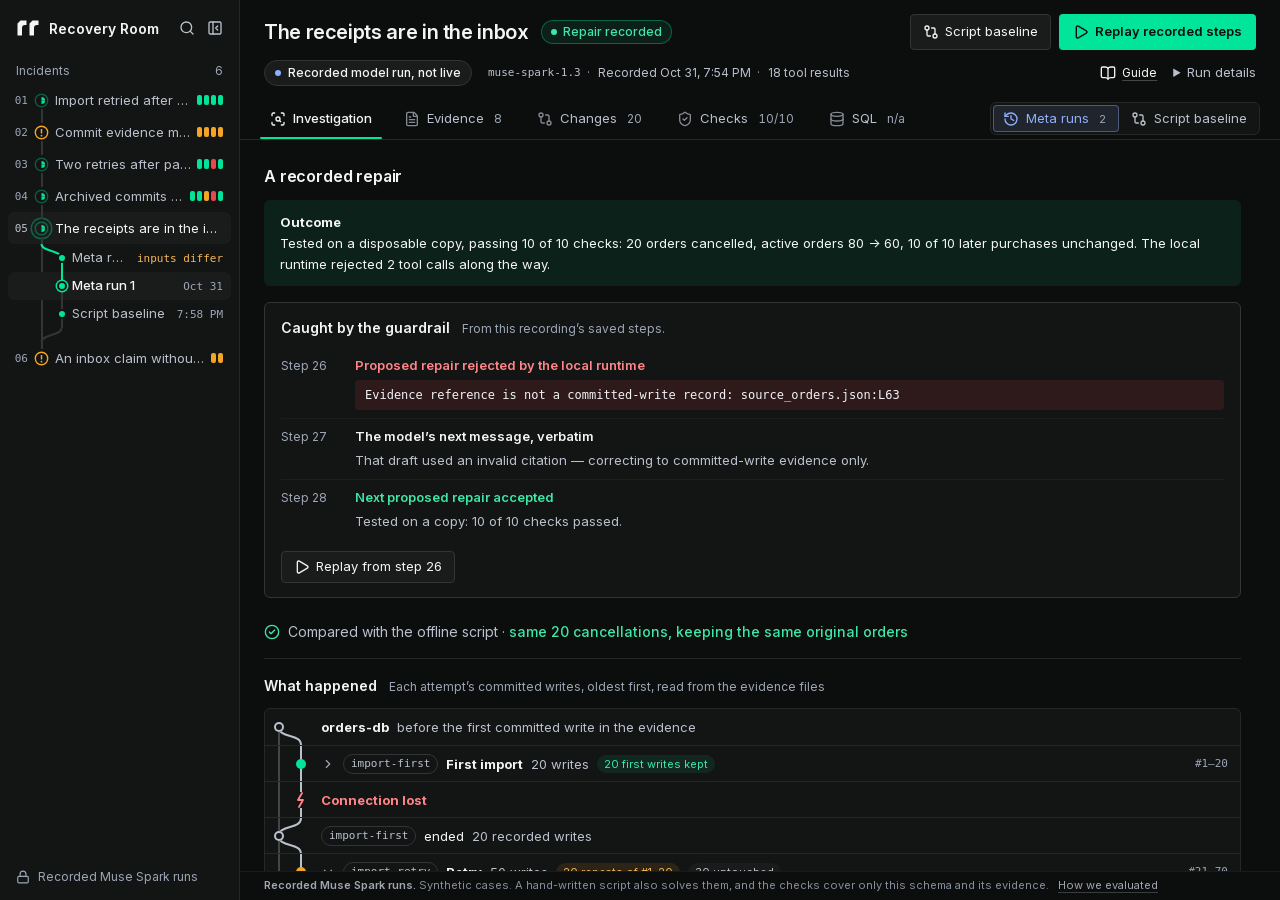
<file: index.html>
<!doctype html>
<html lang="en" data-demo-mode="read-only">
<head>
  <meta charset="utf-8">
  <meta name="viewport" content="width=device-width,initial-scale=1">
  <meta name="description" content="A local workbench for synthetic incident investigation and copy-only repair review.">
  <meta name="color-scheme" content="dark">
  <title>Recovery Room</title>
  <link rel="icon" href="./favicon.svg" type="image/svg+xml">
  <link rel="stylesheet" href="./style.css">
  <link rel="preload" href="./fonts/InterVariable.woff2" as="font" type="font/woff2" crossorigin>
  <script src="./app.js" defer></script>
</head>
<body>
<!-- Icons: Lucide (lucide-static 1.55.0), https://lucide.dev
ISC License

Copyright (c) 2026 Lucide Icons and Contributors

Permission to use, copy, modify, and/or distribute this software for any
purpose with or without fee is hereby granted, provided that the above
copyright notice and this permission notice appear in all copies.

THE SOFTWARE IS PROVIDED "AS IS" AND THE AUTHOR DISCLAIMS ALL WARRANTIES
WITH REGARD TO THIS SOFTWARE INCLUDING ALL IMPLIED WARRANTIES OF
MERCHANTABILITY AND FITNESS. IN NO EVENT SHALL THE AUTHOR BE LIABLE FOR
ANY SPECIAL, DIRECT, INDIRECT, OR CONSEQUENTIAL DAMAGES OR ANY DAMAGES
WHATSOEVER RESULTING FROM LOSS OF USE, DATA OR PROFITS, WHETHER IN AN
ACTION OF CONTRACT, NEGLIGENCE OR OTHER TORTIOUS ACTION, ARISING OUT OF
OR IN CONNECTION WITH THE USE OR PERFORMANCE OF THIS SOFTWARE.

- --

The following Lucide icons are derived from the Feather project:

airplay, alert-circle, alert-octagon, alert-triangle, aperture, arrow-down-circle, arrow-down-left, arrow-down-right, arrow-down, arrow-left-circle, arrow-left, arrow-right-circle, arrow-right, arrow-up-circle, arrow-up-left, arrow-up-right, arrow-up, at-sign, calendar, cast, check, chevron-down, chevron-left, chevron-right, chevron-up, chevrons-down, chevrons-left, chevrons-right, chevrons-up, circle, clipboard, clock, code, columns, command, compass, corner-down-left, corner-down-right, corner-left-down, corner-left-up, corner-right-down, corner-right-up, corner-up-left, corner-up-right, crosshair, database, divide-circle, divide-square, dollar-sign, download, external-link, feather, frown, hash, headphones, help-circle, info, italic, key, layout, life-buoy, link-2, link, loader, lock, log-in, log-out, maximize, meh, minimize, minimize-2, minus-circle, minus-square, minus, monitor, moon, more-horizontal, more-vertical, move, music, navigation-2, navigation, octagon, pause-circle, percent, plus-circle, plus-square, plus, power, radio, rss, search, server, share, shopping-bag, sidebar, smartphone, smile, square, table-2, tablet, target, terminal, trash-2, trash, triangle, tv, type, upload, x-circle, x-octagon, x-square, x, zoom-in, zoom-out

The MIT License (MIT) (for the icons listed above)

Copyright (c) 2013-present Cole Bemis

Permission is hereby granted, free of charge, to any person obtaining a copy
of this software and associated documentation files (the "Software"), to deal
in the Software without restriction, including without limitation the rights
to use, copy, modify, merge, publish, distribute, sublicense, and/or sell
copies of the Software, and to permit persons to whom the Software is
furnished to do so, subject to the following conditions:

The above copyright notice and this permission notice shall be included in all
copies or substantial portions of the Software.

THE SOFTWARE IS PROVIDED "AS IS", WITHOUT WARRANTY OF ANY KIND, EXPRESS OR
IMPLIED, INCLUDING BUT NOT LIMITED TO THE WARRANTIES OF MERCHANTABILITY,
FITNESS FOR A PARTICULAR PURPOSE AND NONINFRINGEMENT. IN NO EVENT SHALL THE
AUTHORS OR COPYRIGHT HOLDERS BE LIABLE FOR ANY CLAIM, DAMAGES OR OTHER
LIABILITY, WHETHER IN AN ACTION OF CONTRACT, TORT OR OTHERWISE, ARISING FROM,
OUT OF OR IN CONNECTION WITH THE SOFTWARE OR THE USE OR OTHER DEALINGS IN THE
SOFTWARE.
-->
<svg class="sprite" aria-hidden="true" focusable="false"><symbol id="i-arrow-down" viewBox="0 0 24 24"><path d="M12 5v14" /><path d="m19 12-7 7-7-7" /></symbol><symbol id="i-ban" viewBox="0 0 24 24"><circle cx="12" cy="12" r="10" /><path d="M4.929 4.929 19.07 19.071" /></symbol><symbol id="i-check" viewBox="0 0 24 24"><path d="M20 6 9 17l-5-5" /></symbol><symbol id="i-chevron-right" viewBox="0 0 24 24"><path d="m9 18 6-6-6-6" /></symbol><symbol id="i-circle-alert" viewBox="0 0 24 24"><circle cx="12" cy="12" r="10" /><line x1="12" x2="12" y1="8" y2="12" /><line x1="12" x2="12.01" y1="16" y2="16" /></symbol><symbol id="i-circle-check" viewBox="0 0 24 24"><circle cx="12" cy="12" r="10" /><path d="m16 9-5.5 5.5L8 12" /></symbol><symbol id="i-circle-x" viewBox="0 0 24 24"><circle cx="12" cy="12" r="10" /><path d="m15 9-6 6" /><path d="m9 9 6 6" /></symbol><symbol id="i-copy" viewBox="0 0 24 24"><rect width="14" height="14" x="8" y="8" rx="2" ry="2" /><path d="M4 16c-1.1 0-2-.9-2-2V4c0-1.1.9-2 2-2h10c1.1 0 2 .9 2 2" /></symbol><symbol id="i-corner-down-left" viewBox="0 0 24 24"><path d="M20 4v7a4 4 0 0 1-4 4H4" /><path d="m9 10-5 5 5 5" /></symbol><symbol id="i-database" viewBox="0 0 24 24"><ellipse cx="12" cy="5" rx="9" ry="3" /><path d="M3 5V19A9 3 0 0 0 21 19V5" /><path d="M3 12A9 3 0 0 0 21 12" /></symbol><symbol id="i-download" viewBox="0 0 24 24"><path d="M12 15V3" /><path d="M21 15v4a2 2 0 0 1-2 2H5a2 2 0 0 1-2-2v-4" /><path d="m7 10 5 5 5-5" /></symbol><symbol id="i-file-search" viewBox="0 0 24 24"><path d="M6 22a2 2 0 0 1-2-2V4a2 2 0 0 1 2-2h8a2.4 2.4 0 0 1 1.704.706l3.588 3.588A2.4 2.4 0 0 1 20 8v12a2 2 0 0 1-2 2z" /><path d="M14 2v5a1 1 0 0 0 1 1h5" /><circle cx="11.5" cy="14.5" r="2.5" /><path d="M13.3 16.3 15 18" /></symbol><symbol id="i-file-text" viewBox="0 0 24 24"><path d="M6 22a2 2 0 0 1-2-2V4a2 2 0 0 1 2-2h8a2.4 2.4 0 0 1 1.704.706l3.588 3.588A2.4 2.4 0 0 1 20 8v12a2 2 0 0 1-2 2z" /><path d="M14 2v5a1 1 0 0 0 1 1h5" /><path d="M10 9H8" /><path d="M16 13H8" /><path d="M16 17H8" /></symbol><symbol id="i-flask-conical" viewBox="0 0 24 24"><path d="M14 2v6a2 2 0 0 0 .245.96l5.51 10.08A2 2 0 0 1 18 22H6a2 2 0 0 1-1.755-2.96l5.51-10.08A2 2 0 0 0 10 8V2" /><path d="M6.453 15h11.094" /><path d="M8.5 2h7" /></symbol><symbol id="i-folder-open" viewBox="0 0 24 24"><path d="m6 14 1.5-2.9A2 2 0 0 1 9.24 10H20a2 2 0 0 1 1.94 2.5l-1.54 6a2 2 0 0 1-1.95 1.5H4a2 2 0 0 1-2-2V5a2 2 0 0 1 2-2h3.9a2 2 0 0 1 1.69.9l.81 1.2a2 2 0 0 0 1.67.9H18a2 2 0 0 1 2 2v2" /></symbol><symbol id="i-git-compare" viewBox="0 0 24 24"><circle cx="18" cy="18" r="3" /><circle cx="6" cy="6" r="3" /><path d="M13 6h3a2 2 0 0 1 2 2v7" /><path d="M11 18H8a2 2 0 0 1-2-2V9" /></symbol><symbol id="i-hash" viewBox="0 0 24 24"><line x1="4" x2="20" y1="9" y2="9" /><line x1="4" x2="20" y1="15" y2="15" /><line x1="10" x2="8" y1="3" y2="21" /><line x1="16" x2="14" y1="3" y2="21" /></symbol><symbol id="i-history" viewBox="0 0 24 24"><path d="M3 12a9 9 0 1 0 9-9 9.75 9.75 0 0 0-6.74 2.74L3 8" /><path d="M3 3v5h5" /><path d="M12 7v5l4 2" /></symbol><symbol id="i-info" viewBox="0 0 24 24"><circle cx="12" cy="12" r="10" /><path d="M12 16v-4" /><path d="M12 8h.01" /></symbol><symbol id="i-loader-circle" viewBox="0 0 24 24"><path d="M21 12a9 9 0 1 1-6.219-8.56" /></symbol><symbol id="i-package" viewBox="0 0 24 24"><path d="M11 21.73a2 2 0 0 0 2 0l7-4A2 2 0 0 0 21 16V8a2 2 0 0 0-1-1.73l-7-4a2 2 0 0 0-2 0l-7 4A2 2 0 0 0 3 8v8a2 2 0 0 0 1 1.73z" /><path d="M12 22V12" /><polyline points="3.29 7 12 12 20.71 7" /><path d="m7.5 4.27 9 5.15" /></symbol><symbol id="i-play" viewBox="0 0 24 24"><path d="M5 5a2 2 0 0 1 3.008-1.728l11.997 6.998a2 2 0 0 1 .003 3.458l-12 7A2 2 0 0 1 5 19z" /></symbol><symbol id="i-refresh-cw" viewBox="0 0 24 24"><path d="M3 12a9 9 0 0 1 9-9 9.75 9.75 0 0 1 6.74 2.74L21 8" /><path d="M21 3v5h-5" /><path d="M21 12a9 9 0 0 1-9 9 9.75 9.75 0 0 1-6.74-2.74L3 16" /><path d="M8 16H3v5" /></symbol><symbol id="i-scan-search" viewBox="0 0 24 24"><path d="M3 7V5a2 2 0 0 1 2-2h2" /><path d="M17 3h2a2 2 0 0 1 2 2v2" /><path d="M21 17v2a2 2 0 0 1-2 2h-2" /><path d="M7 21H5a2 2 0 0 1-2-2v-2" /><circle cx="12" cy="12" r="3" /><path d="m16 16-1.9-1.9" /></symbol><symbol id="i-search" viewBox="0 0 24 24"><path d="m21 21-4.34-4.34" /><circle cx="11" cy="11" r="8" /></symbol><symbol id="i-shield-check" viewBox="0 0 24 24"><path d="M20 13c0 5-3.5 7.5-7.66 8.95a1 1 0 0 1-.67-.01C7.5 20.5 4 18 4 13V6a1 1 0 0 1 1-1c2 0 4.5-1.2 6.24-2.72a1.17 1.17 0 0 1 1.52 0C14.51 3.81 17 5 19 5a1 1 0 0 1 1 1z" /><path d="m9 12 2 2 4-4" /></symbol><symbol id="i-triangle-alert" viewBox="0 0 24 24"><path d="m21.73 18-8-14a2 2 0 0 0-3.48 0l-8 14A2 2 0 0 0 4 21h16a2 2 0 0 0 1.73-3" /><path d="M12 9v4" /><path d="M12 17h.01" /></symbol><symbol id="i-x" viewBox="0 0 24 24"><path d="M18 6 6 18" /><path d="m6 6 12 12" /></symbol><symbol id="i-menu" viewBox="0 0 24 24"><path d="M4 5h16" /><path d="M4 12h16" /><path d="M4 19h16" /></symbol><symbol id="i-book-open" viewBox="0 0 24 24"><path d="M12 5v16" /><path d="M20.001 19A2 2 0 0022 17V5a2 2 0 00-1.999-2L16 3.002A5 5 0 0012 5a5 5 0 00-4-2H4a2 2 0 00-2 2v12a2 2 0 001.999 2H8a5 5 0 014 2 5 5 0 014-2z" /></symbol><symbol id="i-panel-left-close" viewBox="0 0 24 24"><rect width="18" height="18" x="3" y="3" rx="2" /><path d="M9 3v18" /><path d="m16 15-3-3 3-3" /></symbol><symbol id="i-panel-left-open" viewBox="0 0 24 24"><rect width="18" height="18" x="3" y="3" rx="2" /><path d="M9 3v18" /><path d="m14 9 3 3-3 3" /></symbol><symbol id="i-lock" viewBox="0 0 24 24"><rect width="18" height="11" x="3" y="11" rx="2" ry="2" /><path d="M7 11V7a5 5 0 0 1 10 0v4" /></symbol><symbol id="i-bot" viewBox="0 0 24 24"><path d="M12 8V4H8" /><rect width="16" height="12" x="4" y="8" rx="2" /><path d="M2 14h2" /><path d="M20 14h2" /><path d="M15 13v2" /><path d="M9 13v2" /></symbol><symbol id="i-pause" viewBox="0 0 24 24"><rect x="14" y="4" width="4" height="16" rx="1" /><rect x="6" y="4" width="4" height="16" rx="1" /></symbol><symbol id="i-skip-forward" viewBox="0 0 24 24"><polygon points="5 4 15 12 5 20 5 4" /><line x1="19" x2="19" y1="5" y2="19" /></symbol><symbol id="i-rotate-ccw" viewBox="0 0 24 24"><path d="M3 12a9 9 0 1 0 9-9 9.75 9.75 0 0 0-6.74 2.74L3 8" /><path d="M3 3v5h5" /></symbol><symbol id="i-wrench" viewBox="0 0 24 24"><path d="M14.7 6.3a1 1 0 0 0 0 1.4l1.6 1.6a1 1 0 0 0 1.4 0l3.106-3.105c.32-.322.863-.22.983.218a6 6 0 0 1-8.259 7.057l-7.91 7.91a1 1 0 0 1-2.999-3l7.91-7.91a6 6 0 0 1 7.057-8.259c.438.12.54.662.219.984z" /></symbol></svg>
  <div id="progress" class="progress" hidden></div>
  <a class="skip" href="#content">Skip to workspace</a>
  <div class="app">
    <aside id="sidebar" class="sidebar" aria-label="Incidents">
      <div class="side-head">
        <a class="brand" href="./" aria-label="Recovery Room home"><svg class="brand-mark" viewBox="0 0 64 64" width="24" height="24" fill="currentColor" aria-hidden="true" focusable="false"><path d="M4 52V20L12 12H28V24H24A8 8 0 0 0 16 32V52Z"/><path d="M36 52V20L44 12H60V24H56A8 8 0 0 0 48 32V52Z"/></svg><span class="brand-name">Recovery Room</span></a>
        <button class="icon-button side-icon" data-palette aria-haspopup="dialog" aria-controls="palette" aria-label="Search or jump to" title="Search or jump to · Ctrl K"><svg class="icon" aria-hidden="true" focusable="false"><use href="#i-search"></use></svg></button>
        <button class="icon-button side-icon rail-toggle" data-nav-rail aria-label="Collapse sidebar" title="Collapse sidebar · ["><svg class="icon" aria-hidden="true" focusable="false"><use href="#i-panel-left-close"></use></svg></button>
      </div>
      <div class="side-label"><span id="cases-label">Incidents</span> <span id="case-count">…</span></div>
      <nav id="cases" aria-label="Synthetic incidents"></nav>
      <div class="side-footer" title="Synthetic cases. The source database is only read; repairs run on disposable copies."><svg class="icon" aria-hidden="true" focusable="false"><use href="#i-lock"></use></svg><span class="side-footer-text">Synthetic data · read-only source</span></div>
    </aside>
    <div class="resizer" role="separator" tabindex="0" aria-orientation="vertical" aria-controls="sidebar" aria-label="Resize sidebar" aria-valuemin="56" aria-valuemax="400" aria-valuenow="240" title="Drag to resize · double-click to reset"></div>
    <div class="scrim" data-close-nav hidden></div>

    <div class="main">
      <header class="topbar">
        <button id="nav-toggle" class="nav-toggle" data-nav-toggle aria-controls="sidebar" aria-expanded="false"><svg class="icon" aria-hidden="true" focusable="false"><use href="#i-menu"></use></svg><span id="nav-toggle-label">Cases</span></button>
        <button class="palette-trigger" data-palette aria-haspopup="dialog" aria-controls="palette" aria-label="Search or jump to"><svg class="icon" aria-hidden="true" focusable="false"><use href="#i-search"></use></svg><span>Search or jump to…</span><kbd class="palette-key">Ctrl K</kbd></button>
        <span id="demo-label" class="demo-label" hidden><span>Recorded runs</span><span class="demo-label-more"> · Muse Spark</span></span>
      </header>

      <div id="welcome" class="welcome" hidden></div>

      <section class="incident-head" aria-labelledby="title">
        <div class="title-row">
          <h1 id="title"><span class="skeleton title-skeleton" aria-hidden="true"></span><span class="sr-only">Loading local incident…</span></h1>
          <span id="title-status" class="title-status"></span>
        </div>
        <div id="header-actions" class="head-actions"></div>
        <div class="flow-row">
          <span class="mode" id="mode-indicator">Script run · No model</span>
          <div id="incident-meta" class="meta"></div>
          <div class="flow-links">
            <button class="link small guide-toggle" data-open-guide aria-controls="context" aria-expanded="false"><svg class="icon" aria-hidden="true" focusable="false"><use href="#i-book-open"></use></svg><span>Guide</span></button>
            <details id="run-details" class="run-details" hidden><summary>Run details</summary><div id="run-details-body"></div></details>
          </div>
        </div>
      </section>

      <div id="notice" role="alert" hidden></div>

      <div class="tabbar">
      <nav class="tabs" role="tablist" aria-label="Workspace">
        <button role="tab" id="tab-investigation" data-tab="investigation" aria-controls="content">Investigation</button>
        <button role="tab" id="tab-evidence" data-tab="evidence" aria-controls="content">Evidence</button>
        <button role="tab" id="tab-changes" data-tab="changes" aria-controls="content">Changes</button>
        <button role="tab" id="tab-checks" data-tab="checks" aria-controls="content">Checks</button>
        <button role="tab" id="tab-sql" data-tab="sql" aria-controls="content">SQL</button>
        <span class="tab-ind" aria-hidden="true"></span>
      </nav>
      <div id="source-switch" class="source-switch" role="group" aria-label="Run source"></div>
      </div>

      <div class="workspace ctx-closed">
        <main id="content" class="panel" role="tabpanel" tabindex="-1" aria-labelledby="tab-investigation" aria-live="polite">
          <div class="skeleton-stack" aria-hidden="true"><span class="skeleton"></span><span class="skeleton"></span><span class="skeleton"></span><span class="skeleton"></span><span class="skeleton"></span><span class="skeleton"></span></div>
          <p class="sr-only">Reading the supplied local fixture…</p>
        </main>
        <aside id="context" class="context" aria-label="Details" tabindex="-1"></aside>
      </div>

      <footer class="disclosure">Synthetic cases. A hand-written script also solves them, and the checks cover only this schema and its evidence. <button class="link" data-open-evaluation>How we evaluated</button></footer>
    </div>
  </div>

  <div id="toasts" class="toasts" role="status" aria-live="polite"></div>

  <dialog id="evaluation" class="evaluation" aria-labelledby="evaluation-title"><div id="evaluation-body"></div></dialog>
  <dialog id="palette" class="palette" aria-label="Command palette">
    <div class="palette-box">
      <div class="palette-input"><svg class="icon" aria-hidden="true" focusable="false"><use href="#i-search"></use></svg><input id="palette-input" type="text" role="combobox" aria-expanded="true" aria-controls="palette-list" aria-autocomplete="list" placeholder="Search cases, tabs, runs, orders, or type L28" autocomplete="off" spellcheck="false"><kbd>Esc</kbd></div>
      <ul id="palette-list" class="palette-list" role="listbox" aria-label="Commands"></ul>
      <div class="palette-foot"><span><kbd>↑</kbd><kbd>↓</kbd> move</span><span><kbd><svg class="icon" aria-hidden="true" focusable="false"><use href="#i-corner-down-left"></use></svg></kbd> open</span><span class="palette-note">Offline demo · uses this local workbench only</span></div>
    </div>
  </dialog>
</body>
</html>
</file>
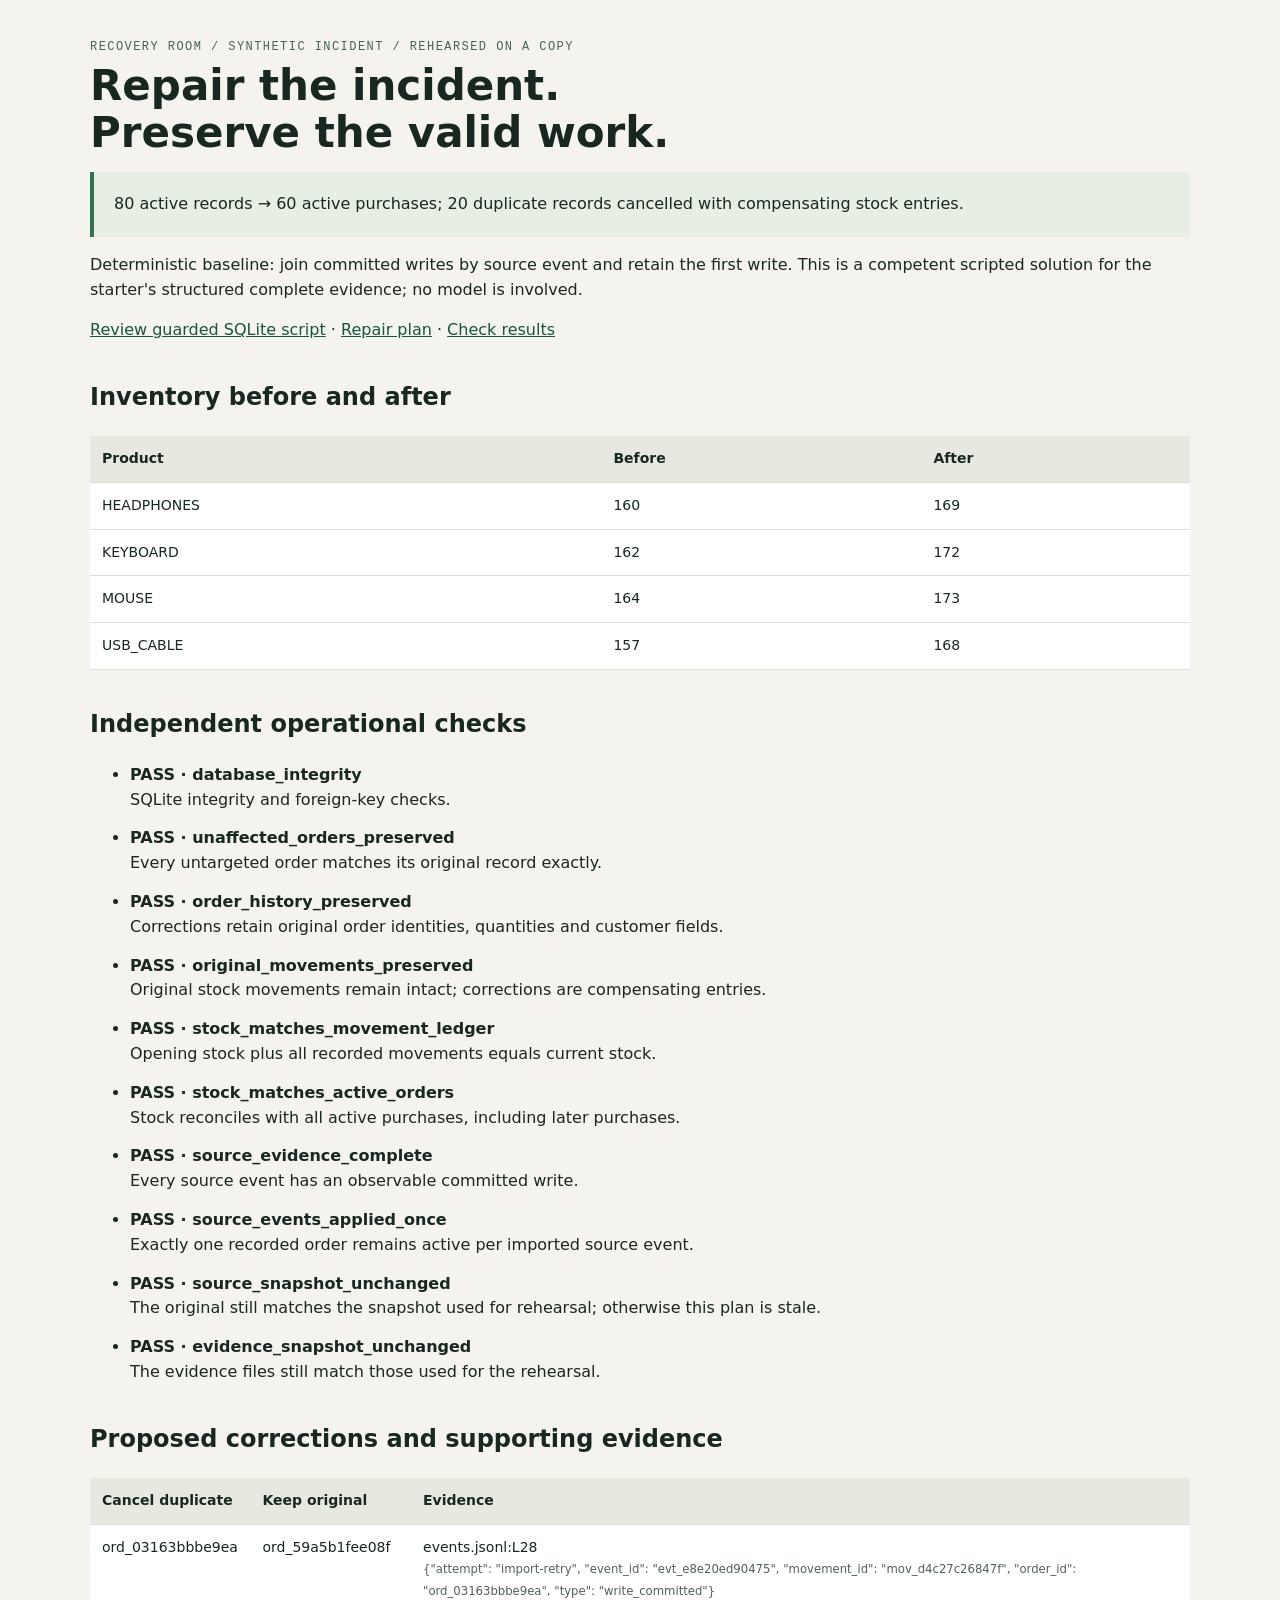
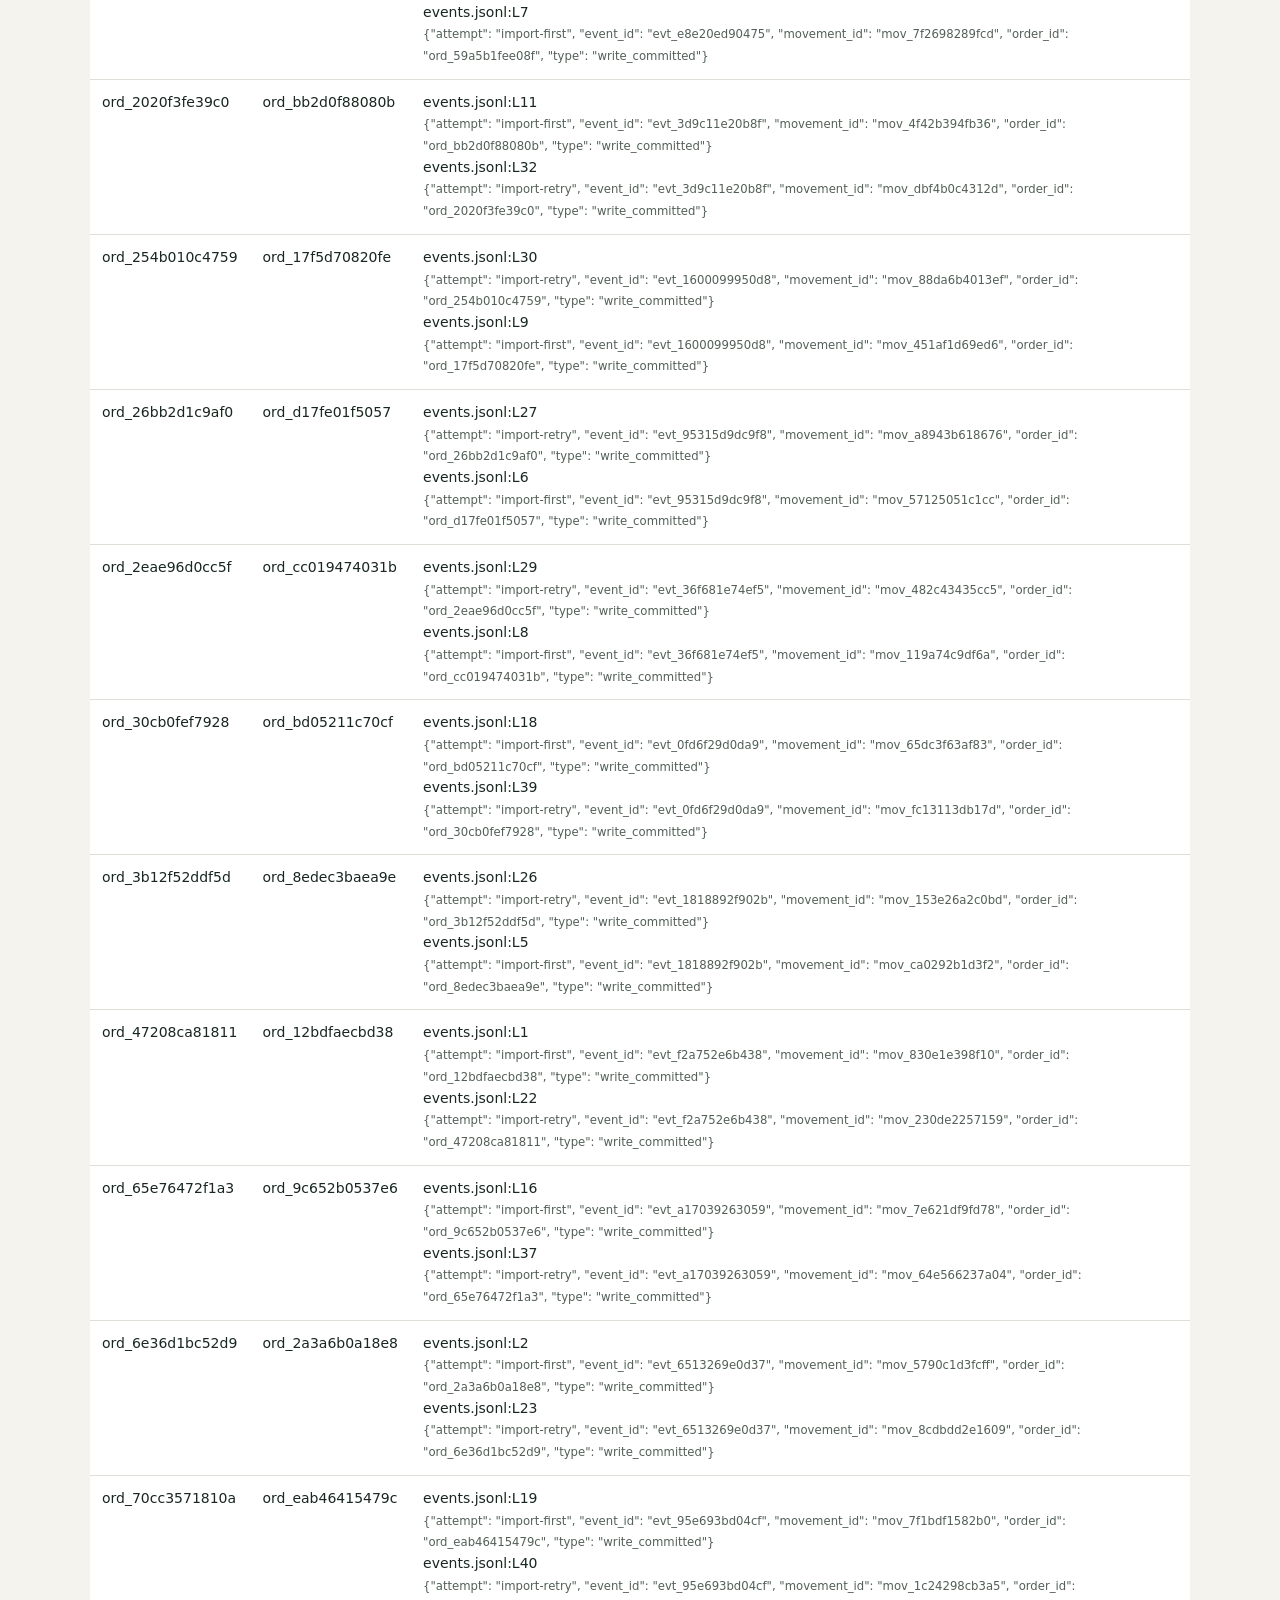
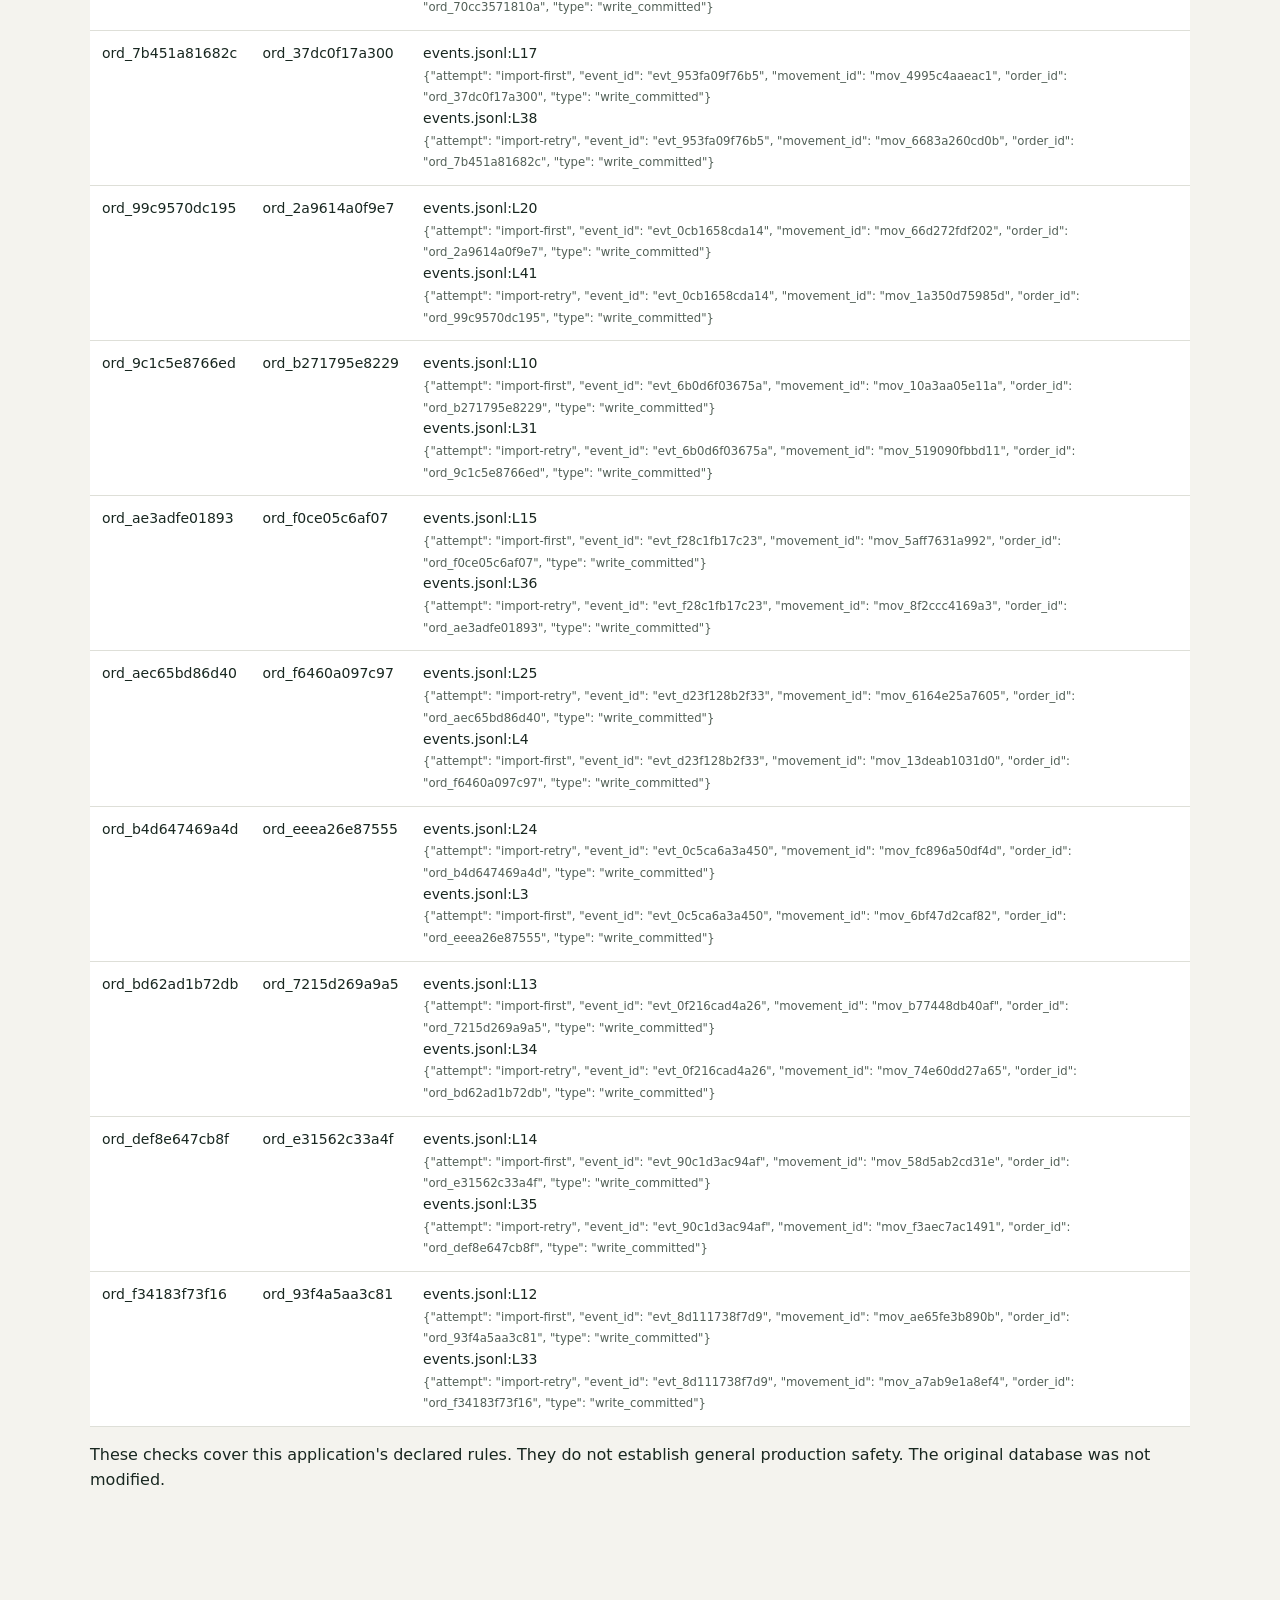
<file: examples/rehearsal/report.html>
<!doctype html><html lang="en"><meta charset="utf-8">
<meta name="viewport" content="width=device-width,initial-scale=1">
<title>Recovery Room · Repair rehearsal</title>
<style>
body{margin:0;background:#f4f3ee;color:#182720;font:16px/1.55 system-ui,sans-serif}
main{max-width:1100px;margin:40px auto;padding:0 24px 60px}
h1{font-size:42px;line-height:1.12;margin:8px 0 12px}h2{margin-top:36px}
.label{font:12px ui-monospace,monospace;letter-spacing:.12em;text-transform:uppercase;color:#45654f}
.summary{padding:20px;border-left:4px solid #326e4f;background:#e7eee3}
table{width:100%;border-collapse:collapse;font-size:14px;background:#fff}
th,td{padding:12px;text-align:left;border-bottom:1px solid #dedfd8;vertical-align:top}
th{background:#e7e9e1}small{overflow-wrap:anywhere;color:#526057}
li{margin:14px 0}code{overflow-wrap:anywhere}a{color:#19543b}
@media(max-width:650px){h1{font-size:30px}.scroll{overflow:auto}table{min-width:500px}}
</style><main><div class="label">Recovery Room / Synthetic incident / Rehearsed on a copy</div>
<h1>Repair the incident.<br>Preserve the valid work.</h1>
<p class="summary">80 active records → 60 active purchases; 20 duplicate records cancelled with compensating stock entries.</p><p>Deterministic baseline: join committed writes by source event and retain the first write. This is a competent scripted solution for the starter&#x27;s structured complete evidence; no model is involved.</p>
<p><a href="repair.sql">Review guarded SQLite script</a> · <a href="plan.json">Repair plan</a> ·
<a href="report.json">Check results</a></p>
<h2>Inventory before and after</h2><table><tr><th>Product</th><th>Before</th><th>After</th></tr><tr><td>HEADPHONES</td><td>160</td><td>169</td></tr><tr><td>KEYBOARD</td><td>162</td><td>172</td></tr><tr><td>MOUSE</td><td>164</td><td>173</td></tr><tr><td>USB_CABLE</td><td>157</td><td>168</td></tr></table>
<h2>Independent operational checks</h2><ul><li><strong>PASS · database_integrity</strong><br>SQLite integrity and foreign-key checks.</li><li><strong>PASS · unaffected_orders_preserved</strong><br>Every untargeted order matches its original record exactly.</li><li><strong>PASS · order_history_preserved</strong><br>Corrections retain original order identities, quantities and customer fields.</li><li><strong>PASS · original_movements_preserved</strong><br>Original stock movements remain intact; corrections are compensating entries.</li><li><strong>PASS · stock_matches_movement_ledger</strong><br>Opening stock plus all recorded movements equals current stock.</li><li><strong>PASS · stock_matches_active_orders</strong><br>Stock reconciles with all active purchases, including later purchases.</li><li><strong>PASS · source_evidence_complete</strong><br>Every source event has an observable committed write.</li><li><strong>PASS · source_events_applied_once</strong><br>Exactly one recorded order remains active per imported source event.</li><li><strong>PASS · source_snapshot_unchanged</strong><br>The original still matches the snapshot used for rehearsal; otherwise this plan is stale.</li><li><strong>PASS · evidence_snapshot_unchanged</strong><br>The evidence files still match those used for the rehearsal.</li></ul>
<h2>Proposed corrections and supporting evidence</h2>
<div class="scroll"><table><tr><th>Cancel duplicate</th><th>Keep original</th><th>Evidence</th></tr><tr><td>ord_03163bbbe9ea</td><td>ord_59a5b1fee08f</td><td>events.jsonl:L28<br><small>{&quot;attempt&quot;: &quot;import-retry&quot;, &quot;event_id&quot;: &quot;evt_e8e20ed90475&quot;, &quot;movement_id&quot;: &quot;mov_d4c27c26847f&quot;, &quot;order_id&quot;: &quot;ord_03163bbbe9ea&quot;, &quot;type&quot;: &quot;write_committed&quot;}</small><br>events.jsonl:L7<br><small>{&quot;attempt&quot;: &quot;import-first&quot;, &quot;event_id&quot;: &quot;evt_e8e20ed90475&quot;, &quot;movement_id&quot;: &quot;mov_7f2698289fcd&quot;, &quot;order_id&quot;: &quot;ord_59a5b1fee08f&quot;, &quot;type&quot;: &quot;write_committed&quot;}</small></td></tr><tr><td>ord_2020f3fe39c0</td><td>ord_bb2d0f88080b</td><td>events.jsonl:L11<br><small>{&quot;attempt&quot;: &quot;import-first&quot;, &quot;event_id&quot;: &quot;evt_3d9c11e20b8f&quot;, &quot;movement_id&quot;: &quot;mov_4f42b394fb36&quot;, &quot;order_id&quot;: &quot;ord_bb2d0f88080b&quot;, &quot;type&quot;: &quot;write_committed&quot;}</small><br>events.jsonl:L32<br><small>{&quot;attempt&quot;: &quot;import-retry&quot;, &quot;event_id&quot;: &quot;evt_3d9c11e20b8f&quot;, &quot;movement_id&quot;: &quot;mov_dbf4b0c4312d&quot;, &quot;order_id&quot;: &quot;ord_2020f3fe39c0&quot;, &quot;type&quot;: &quot;write_committed&quot;}</small></td></tr><tr><td>ord_254b010c4759</td><td>ord_17f5d70820fe</td><td>events.jsonl:L30<br><small>{&quot;attempt&quot;: &quot;import-retry&quot;, &quot;event_id&quot;: &quot;evt_1600099950d8&quot;, &quot;movement_id&quot;: &quot;mov_88da6b4013ef&quot;, &quot;order_id&quot;: &quot;ord_254b010c4759&quot;, &quot;type&quot;: &quot;write_committed&quot;}</small><br>events.jsonl:L9<br><small>{&quot;attempt&quot;: &quot;import-first&quot;, &quot;event_id&quot;: &quot;evt_1600099950d8&quot;, &quot;movement_id&quot;: &quot;mov_451af1d69ed6&quot;, &quot;order_id&quot;: &quot;ord_17f5d70820fe&quot;, &quot;type&quot;: &quot;write_committed&quot;}</small></td></tr><tr><td>ord_26bb2d1c9af0</td><td>ord_d17fe01f5057</td><td>events.jsonl:L27<br><small>{&quot;attempt&quot;: &quot;import-retry&quot;, &quot;event_id&quot;: &quot;evt_95315d9dc9f8&quot;, &quot;movement_id&quot;: &quot;mov_a8943b618676&quot;, &quot;order_id&quot;: &quot;ord_26bb2d1c9af0&quot;, &quot;type&quot;: &quot;write_committed&quot;}</small><br>events.jsonl:L6<br><small>{&quot;attempt&quot;: &quot;import-first&quot;, &quot;event_id&quot;: &quot;evt_95315d9dc9f8&quot;, &quot;movement_id&quot;: &quot;mov_57125051c1cc&quot;, &quot;order_id&quot;: &quot;ord_d17fe01f5057&quot;, &quot;type&quot;: &quot;write_committed&quot;}</small></td></tr><tr><td>ord_2eae96d0cc5f</td><td>ord_cc019474031b</td><td>events.jsonl:L29<br><small>{&quot;attempt&quot;: &quot;import-retry&quot;, &quot;event_id&quot;: &quot;evt_36f681e74ef5&quot;, &quot;movement_id&quot;: &quot;mov_482c43435cc5&quot;, &quot;order_id&quot;: &quot;ord_2eae96d0cc5f&quot;, &quot;type&quot;: &quot;write_committed&quot;}</small><br>events.jsonl:L8<br><small>{&quot;attempt&quot;: &quot;import-first&quot;, &quot;event_id&quot;: &quot;evt_36f681e74ef5&quot;, &quot;movement_id&quot;: &quot;mov_119a74c9df6a&quot;, &quot;order_id&quot;: &quot;ord_cc019474031b&quot;, &quot;type&quot;: &quot;write_committed&quot;}</small></td></tr><tr><td>ord_30cb0fef7928</td><td>ord_bd05211c70cf</td><td>events.jsonl:L18<br><small>{&quot;attempt&quot;: &quot;import-first&quot;, &quot;event_id&quot;: &quot;evt_0fd6f29d0da9&quot;, &quot;movement_id&quot;: &quot;mov_65dc3f63af83&quot;, &quot;order_id&quot;: &quot;ord_bd05211c70cf&quot;, &quot;type&quot;: &quot;write_committed&quot;}</small><br>events.jsonl:L39<br><small>{&quot;attempt&quot;: &quot;import-retry&quot;, &quot;event_id&quot;: &quot;evt_0fd6f29d0da9&quot;, &quot;movement_id&quot;: &quot;mov_fc13113db17d&quot;, &quot;order_id&quot;: &quot;ord_30cb0fef7928&quot;, &quot;type&quot;: &quot;write_committed&quot;}</small></td></tr><tr><td>ord_3b12f52ddf5d</td><td>ord_8edec3baea9e</td><td>events.jsonl:L26<br><small>{&quot;attempt&quot;: &quot;import-retry&quot;, &quot;event_id&quot;: &quot;evt_1818892f902b&quot;, &quot;movement_id&quot;: &quot;mov_153e26a2c0bd&quot;, &quot;order_id&quot;: &quot;ord_3b12f52ddf5d&quot;, &quot;type&quot;: &quot;write_committed&quot;}</small><br>events.jsonl:L5<br><small>{&quot;attempt&quot;: &quot;import-first&quot;, &quot;event_id&quot;: &quot;evt_1818892f902b&quot;, &quot;movement_id&quot;: &quot;mov_ca0292b1d3f2&quot;, &quot;order_id&quot;: &quot;ord_8edec3baea9e&quot;, &quot;type&quot;: &quot;write_committed&quot;}</small></td></tr><tr><td>ord_47208ca81811</td><td>ord_12bdfaecbd38</td><td>events.jsonl:L1<br><small>{&quot;attempt&quot;: &quot;import-first&quot;, &quot;event_id&quot;: &quot;evt_f2a752e6b438&quot;, &quot;movement_id&quot;: &quot;mov_830e1e398f10&quot;, &quot;order_id&quot;: &quot;ord_12bdfaecbd38&quot;, &quot;type&quot;: &quot;write_committed&quot;}</small><br>events.jsonl:L22<br><small>{&quot;attempt&quot;: &quot;import-retry&quot;, &quot;event_id&quot;: &quot;evt_f2a752e6b438&quot;, &quot;movement_id&quot;: &quot;mov_230de2257159&quot;, &quot;order_id&quot;: &quot;ord_47208ca81811&quot;, &quot;type&quot;: &quot;write_committed&quot;}</small></td></tr><tr><td>ord_65e76472f1a3</td><td>ord_9c652b0537e6</td><td>events.jsonl:L16<br><small>{&quot;attempt&quot;: &quot;import-first&quot;, &quot;event_id&quot;: &quot;evt_a17039263059&quot;, &quot;movement_id&quot;: &quot;mov_7e621df9fd78&quot;, &quot;order_id&quot;: &quot;ord_9c652b0537e6&quot;, &quot;type&quot;: &quot;write_committed&quot;}</small><br>events.jsonl:L37<br><small>{&quot;attempt&quot;: &quot;import-retry&quot;, &quot;event_id&quot;: &quot;evt_a17039263059&quot;, &quot;movement_id&quot;: &quot;mov_64e566237a04&quot;, &quot;order_id&quot;: &quot;ord_65e76472f1a3&quot;, &quot;type&quot;: &quot;write_committed&quot;}</small></td></tr><tr><td>ord_6e36d1bc52d9</td><td>ord_2a3a6b0a18e8</td><td>events.jsonl:L2<br><small>{&quot;attempt&quot;: &quot;import-first&quot;, &quot;event_id&quot;: &quot;evt_6513269e0d37&quot;, &quot;movement_id&quot;: &quot;mov_5790c1d3fcff&quot;, &quot;order_id&quot;: &quot;ord_2a3a6b0a18e8&quot;, &quot;type&quot;: &quot;write_committed&quot;}</small><br>events.jsonl:L23<br><small>{&quot;attempt&quot;: &quot;import-retry&quot;, &quot;event_id&quot;: &quot;evt_6513269e0d37&quot;, &quot;movement_id&quot;: &quot;mov_8cdbdd2e1609&quot;, &quot;order_id&quot;: &quot;ord_6e36d1bc52d9&quot;, &quot;type&quot;: &quot;write_committed&quot;}</small></td></tr><tr><td>ord_70cc3571810a</td><td>ord_eab46415479c</td><td>events.jsonl:L19<br><small>{&quot;attempt&quot;: &quot;import-first&quot;, &quot;event_id&quot;: &quot;evt_95e693bd04cf&quot;, &quot;movement_id&quot;: &quot;mov_7f1bdf1582b0&quot;, &quot;order_id&quot;: &quot;ord_eab46415479c&quot;, &quot;type&quot;: &quot;write_committed&quot;}</small><br>events.jsonl:L40<br><small>{&quot;attempt&quot;: &quot;import-retry&quot;, &quot;event_id&quot;: &quot;evt_95e693bd04cf&quot;, &quot;movement_id&quot;: &quot;mov_1c24298cb3a5&quot;, &quot;order_id&quot;: &quot;ord_70cc3571810a&quot;, &quot;type&quot;: &quot;write_committed&quot;}</small></td></tr><tr><td>ord_7b451a81682c</td><td>ord_37dc0f17a300</td><td>events.jsonl:L17<br><small>{&quot;attempt&quot;: &quot;import-first&quot;, &quot;event_id&quot;: &quot;evt_953fa09f76b5&quot;, &quot;movement_id&quot;: &quot;mov_4995c4aaeac1&quot;, &quot;order_id&quot;: &quot;ord_37dc0f17a300&quot;, &quot;type&quot;: &quot;write_committed&quot;}</small><br>events.jsonl:L38<br><small>{&quot;attempt&quot;: &quot;import-retry&quot;, &quot;event_id&quot;: &quot;evt_953fa09f76b5&quot;, &quot;movement_id&quot;: &quot;mov_6683a260cd0b&quot;, &quot;order_id&quot;: &quot;ord_7b451a81682c&quot;, &quot;type&quot;: &quot;write_committed&quot;}</small></td></tr><tr><td>ord_99c9570dc195</td><td>ord_2a9614a0f9e7</td><td>events.jsonl:L20<br><small>{&quot;attempt&quot;: &quot;import-first&quot;, &quot;event_id&quot;: &quot;evt_0cb1658cda14&quot;, &quot;movement_id&quot;: &quot;mov_66d272fdf202&quot;, &quot;order_id&quot;: &quot;ord_2a9614a0f9e7&quot;, &quot;type&quot;: &quot;write_committed&quot;}</small><br>events.jsonl:L41<br><small>{&quot;attempt&quot;: &quot;import-retry&quot;, &quot;event_id&quot;: &quot;evt_0cb1658cda14&quot;, &quot;movement_id&quot;: &quot;mov_1a350d75985d&quot;, &quot;order_id&quot;: &quot;ord_99c9570dc195&quot;, &quot;type&quot;: &quot;write_committed&quot;}</small></td></tr><tr><td>ord_9c1c5e8766ed</td><td>ord_b271795e8229</td><td>events.jsonl:L10<br><small>{&quot;attempt&quot;: &quot;import-first&quot;, &quot;event_id&quot;: &quot;evt_6b0d6f03675a&quot;, &quot;movement_id&quot;: &quot;mov_10a3aa05e11a&quot;, &quot;order_id&quot;: &quot;ord_b271795e8229&quot;, &quot;type&quot;: &quot;write_committed&quot;}</small><br>events.jsonl:L31<br><small>{&quot;attempt&quot;: &quot;import-retry&quot;, &quot;event_id&quot;: &quot;evt_6b0d6f03675a&quot;, &quot;movement_id&quot;: &quot;mov_519090fbbd11&quot;, &quot;order_id&quot;: &quot;ord_9c1c5e8766ed&quot;, &quot;type&quot;: &quot;write_committed&quot;}</small></td></tr><tr><td>ord_ae3adfe01893</td><td>ord_f0ce05c6af07</td><td>events.jsonl:L15<br><small>{&quot;attempt&quot;: &quot;import-first&quot;, &quot;event_id&quot;: &quot;evt_f28c1fb17c23&quot;, &quot;movement_id&quot;: &quot;mov_5aff7631a992&quot;, &quot;order_id&quot;: &quot;ord_f0ce05c6af07&quot;, &quot;type&quot;: &quot;write_committed&quot;}</small><br>events.jsonl:L36<br><small>{&quot;attempt&quot;: &quot;import-retry&quot;, &quot;event_id&quot;: &quot;evt_f28c1fb17c23&quot;, &quot;movement_id&quot;: &quot;mov_8f2ccc4169a3&quot;, &quot;order_id&quot;: &quot;ord_ae3adfe01893&quot;, &quot;type&quot;: &quot;write_committed&quot;}</small></td></tr><tr><td>ord_aec65bd86d40</td><td>ord_f6460a097c97</td><td>events.jsonl:L25<br><small>{&quot;attempt&quot;: &quot;import-retry&quot;, &quot;event_id&quot;: &quot;evt_d23f128b2f33&quot;, &quot;movement_id&quot;: &quot;mov_6164e25a7605&quot;, &quot;order_id&quot;: &quot;ord_aec65bd86d40&quot;, &quot;type&quot;: &quot;write_committed&quot;}</small><br>events.jsonl:L4<br><small>{&quot;attempt&quot;: &quot;import-first&quot;, &quot;event_id&quot;: &quot;evt_d23f128b2f33&quot;, &quot;movement_id&quot;: &quot;mov_13deab1031d0&quot;, &quot;order_id&quot;: &quot;ord_f6460a097c97&quot;, &quot;type&quot;: &quot;write_committed&quot;}</small></td></tr><tr><td>ord_b4d647469a4d</td><td>ord_eeea26e87555</td><td>events.jsonl:L24<br><small>{&quot;attempt&quot;: &quot;import-retry&quot;, &quot;event_id&quot;: &quot;evt_0c5ca6a3a450&quot;, &quot;movement_id&quot;: &quot;mov_fc896a50df4d&quot;, &quot;order_id&quot;: &quot;ord_b4d647469a4d&quot;, &quot;type&quot;: &quot;write_committed&quot;}</small><br>events.jsonl:L3<br><small>{&quot;attempt&quot;: &quot;import-first&quot;, &quot;event_id&quot;: &quot;evt_0c5ca6a3a450&quot;, &quot;movement_id&quot;: &quot;mov_6bf47d2caf82&quot;, &quot;order_id&quot;: &quot;ord_eeea26e87555&quot;, &quot;type&quot;: &quot;write_committed&quot;}</small></td></tr><tr><td>ord_bd62ad1b72db</td><td>ord_7215d269a9a5</td><td>events.jsonl:L13<br><small>{&quot;attempt&quot;: &quot;import-first&quot;, &quot;event_id&quot;: &quot;evt_0f216cad4a26&quot;, &quot;movement_id&quot;: &quot;mov_b77448db40af&quot;, &quot;order_id&quot;: &quot;ord_7215d269a9a5&quot;, &quot;type&quot;: &quot;write_committed&quot;}</small><br>events.jsonl:L34<br><small>{&quot;attempt&quot;: &quot;import-retry&quot;, &quot;event_id&quot;: &quot;evt_0f216cad4a26&quot;, &quot;movement_id&quot;: &quot;mov_74e60dd27a65&quot;, &quot;order_id&quot;: &quot;ord_bd62ad1b72db&quot;, &quot;type&quot;: &quot;write_committed&quot;}</small></td></tr><tr><td>ord_def8e647cb8f</td><td>ord_e31562c33a4f</td><td>events.jsonl:L14<br><small>{&quot;attempt&quot;: &quot;import-first&quot;, &quot;event_id&quot;: &quot;evt_90c1d3ac94af&quot;, &quot;movement_id&quot;: &quot;mov_58d5ab2cd31e&quot;, &quot;order_id&quot;: &quot;ord_e31562c33a4f&quot;, &quot;type&quot;: &quot;write_committed&quot;}</small><br>events.jsonl:L35<br><small>{&quot;attempt&quot;: &quot;import-retry&quot;, &quot;event_id&quot;: &quot;evt_90c1d3ac94af&quot;, &quot;movement_id&quot;: &quot;mov_f3aec7ac1491&quot;, &quot;order_id&quot;: &quot;ord_def8e647cb8f&quot;, &quot;type&quot;: &quot;write_committed&quot;}</small></td></tr><tr><td>ord_f34183f73f16</td><td>ord_93f4a5aa3c81</td><td>events.jsonl:L12<br><small>{&quot;attempt&quot;: &quot;import-first&quot;, &quot;event_id&quot;: &quot;evt_8d111738f7d9&quot;, &quot;movement_id&quot;: &quot;mov_ae65fe3b890b&quot;, &quot;order_id&quot;: &quot;ord_93f4a5aa3c81&quot;, &quot;type&quot;: &quot;write_committed&quot;}</small><br>events.jsonl:L33<br><small>{&quot;attempt&quot;: &quot;import-retry&quot;, &quot;event_id&quot;: &quot;evt_8d111738f7d9&quot;, &quot;movement_id&quot;: &quot;mov_a7ab9e1a8ef4&quot;, &quot;order_id&quot;: &quot;ord_f34183f73f16&quot;, &quot;type&quot;: &quot;write_committed&quot;}</small></td></tr></table></div>
<p>These checks cover this application's declared rules. They do not establish general production safety.
The original database was not modified.</p></main></html>
</file>
<file: style.css>
/* Recovery Room workbench: charcoal developer console. Tokens first; components read only tokens. */
/* Inter 4.1 variable font, self-hosted (SIL Open Font License 1.1, see fonts/OFL.txt). */
@font-face{font-family:"Inter";src:url("./fonts/InterVariable.woff2") format("woff2");font-weight:100 900;font-style:normal;font-display:swap}
:root{
  color-scheme:dark;
  --bg:#0c0d0d;--surface:#131414;--raised:#1a1b1b;--hover:#202121;--line:#262727;--line-2:#333535;
  --ink:#f3f4f6;--muted:#bac1cc;--faint:#9ca6b5;
  --accent:#00e599;--accent-ink:#3ee6a8;--accent-soft:rgba(0,229,153,.09);--accent-line:rgba(0,229,153,.35);--on-accent:#0c0d0d;
  --warn:#f5a524;--warn-ink:#f7b955;--warn-soft:rgba(245,165,36,.11);
  --danger:#e5484d;--danger-ink:#ff8589;--danger-soft:rgba(229,72,77,.13);
  --rec:#8fb0ff;--rec-soft:rgba(143,176,255,.1);--rec-line:rgba(143,176,255,.38);
  --mark:rgba(245,165,36,.10);--mark-strong:rgba(245,165,36,.22);
  --chart-preserved:#2b7a5d;--chart-base:#3b4642;--chart-neutral:#4a5250;
  /* Lines: hairline rows, dividers, control borders, hover borders. */
  --line-soft:#1c1d1d;--line-3:#444646;
  --accent-hover:#2df0ad;--warn-line:rgba(245,165,36,.35);--danger-line:rgba(229,72,77,.4);
  --scrim:rgba(0,0,0,.55);--shadow:rgba(0,0,0,.5);
  /* Type: seven sizes. 11 badges and counts · 12 captions and meta · 13 interface text · 14 reading text ·
     16 section headings · 20 page title · 28 key numbers. */
  --fs-1:11px;--fs-2:12px;--fs-3:13px;--fs-4:14px;--fs-5:16px;--fs-6:20px;--fs-7:28px;
  /* Corners: hairline marks, controls, cards, floating layers, pills (circles use 50%). */
  --r-xs:2px;--r-sm:4px;--r-md:6px;--r-lg:10px;--r-pill:999px;
  --sans:"Inter","Segoe UI Variable Text","Segoe UI",system-ui,-apple-system,"Helvetica Neue",sans-serif;
  --mono:"Cascadia Code","Cascadia Mono",Consolas,ui-monospace,"SF Mono",monospace;
  --tabs-h:41px;
  /* Short, restrained motion; navigation updates immediately. */
  --dur-1:100ms;--dur-2:160ms;--dur-3:180ms;
  --ease-out:cubic-bezier(.2,.8,.2,1);--ease-spring:cubic-bezier(.2,.8,.2,1);
  --s1:8px;--s2:12px;--s3:16px;--s4:24px;--s5:32px;
  font:var(--fs-4)/1.5 var(--sans);
}

*{box-sizing:border-box}
[hidden]{display:none!important}
body{margin:0;background:var(--bg);color:var(--ink);-webkit-font-smoothing:antialiased}
button,select,input{font:inherit;color:inherit}
button{border:0;background:none;cursor:pointer;touch-action:manipulation;transition:background-color var(--dur-1),color var(--dur-1),border-color var(--dur-1),transform var(--dur-1) var(--ease-out),opacity var(--dur-1)}
button:disabled{cursor:not-allowed;opacity:.45}
button[aria-busy=true]{cursor:progress;opacity:.75}
/* Tactile press on solid controls. */
.primary:active:not(:disabled),.secondary:active:not(:disabled){transform:translateY(1px)}
/* Lucide icons from the inline sprite; they inherit text colour. */
.sprite{position:absolute;width:0;height:0;overflow:hidden}
.icon{width:16px;height:16px;flex:none;fill:none;stroke:currentColor;stroke-width:2;stroke-linecap:round;stroke-linejoin:round;vertical-align:-3px}
.spin{animation:spin .9s linear infinite}
@keyframes spin{to{transform:rotate(360deg)}}
kbd{display:inline-flex;align-items:center;gap:2px;padding:0 5px;min-width:18px;height:18px;border:1px solid var(--line-2);border-bottom-width:2px;border-radius:var(--r-sm);background:var(--raised);color:var(--muted);font:var(--fs-1)/1 var(--mono)}
kbd .icon{width:12px;height:12px}
a{color:inherit}
:focus-visible{outline:2px solid var(--accent);outline-offset:2px;border-radius:var(--r-sm)}
.sr-only{position:absolute;width:1px;height:1px;padding:0;margin:-1px;overflow:hidden;clip:rect(0 0 0 0);white-space:nowrap;border:0}
.skip{position:fixed;left:12px;top:-60px;z-index:50;padding:8px 12px;border-radius:var(--r-sm);background:var(--raised);border:1px solid var(--line-2)}
.skip:focus{top:12px}
.mono,code{font-family:var(--mono);font-size:var(--fs-2)}
.num{font-variant-numeric:tabular-nums}
.muted{color:var(--muted)}
.faint{color:var(--faint)}
.small{font-size:var(--fs-3)}
.caption{font-size:var(--fs-2);color:var(--faint)}
.eyebrow{font-size:var(--fs-2);letter-spacing:.02em;color:var(--faint)}

/* App frame */
/* clip, not hidden: a step scrolled into view must move only its own panel, never the fixed frame around it */
.app{--side-default:240px;position:relative;display:grid;grid-template-columns:var(--side-w,var(--side-default)) minmax(0,1fr);height:100dvh;min-height:0;overflow:hidden;overflow:clip}
/* Sidebar splitter: invisible until hovered, focused or dragged; then a thin neutral line on the edge. */
.resizer{position:absolute;top:0;bottom:0;left:calc(var(--side-w,var(--side-default)) - 4px);z-index:5;width:8px;cursor:col-resize;touch-action:none;border-radius:0}
.resizer:before{content:"";position:absolute;top:0;bottom:0;left:3px;width:2px;background:var(--faint);opacity:0;transition:opacity var(--dur-2) var(--ease-out)}
.resizer:hover:before{opacity:.45;transition-delay:.12s}
.app.resizing .resizer:before{opacity:.8;transition:none}
.resizer:focus-visible{outline:0}
.resizer:focus-visible:before{background:var(--accent);opacity:1}
.app.resizing{cursor:col-resize;user-select:none}
.app.resizing .sidebar,.app.resizing .main{pointer-events:none}
.main{display:flex;flex-direction:column;min-width:0;min-height:0;height:100%;overflow:hidden;overflow:clip}

/* Sidebar */
.sidebar{position:relative;height:100%;min-height:0;overflow:auto;display:flex;flex-direction:column;padding:12px 8px 12px;border-right:1px solid var(--line);background:var(--surface)}
.sidebar>*{flex-shrink:0}
/* Sidebar: quiet chrome. One line per row, colour only in small status glyphs, a lighter fill for the current row. */
.side-head{display:flex;align-items:center;gap:2px;height:32px;margin:0 0 14px;padding:0 4px 0 8px}
.brand{flex:1;min-width:0;display:flex;align-items:center;gap:9px;color:var(--ink);text-decoration:none;font-size:var(--fs-4);font-weight:600;white-space:nowrap}
.brand-mark{display:block;flex:none;width:24px;height:24px}
.side-icon{width:28px;height:28px;color:var(--faint)}
.side-icon .icon{width:16px;height:16px}
.side-label{display:flex;justify-content:space-between;height:26px;align-items:center;margin:0;padding:0 8px;font-size:var(--fs-2);color:var(--faint)}
#cases{position:relative;display:flex;flex-direction:column;gap:0}
.case{position:relative;display:flex;align-items:center;gap:6px;width:100%;height:32px;padding:0 8px 0 4px;border-radius:var(--r-md);border:0;color:var(--muted);text-align:left;font-size:var(--fs-3);line-height:1}
/* The case spine: one line through every case's ring, drawn as the segments between rings. */
.case::before,.case::after,.tree::before{content:'';position:absolute;left:32.5px;width:2px;background:var(--line-2);pointer-events:none}
.case::before{top:0;height:calc(50% - 9px)}
.case::after{top:calc(50% + 9px);bottom:0}
#cases>.case:first-child::before,#cases>.case:last-child::after{display:none}
.case-ix{flex:none;width:16px;font:var(--fs-1)/1 var(--mono);color:var(--faint);text-align:right}
.case.active .case-ix{color:var(--muted)}
.case.active .ring{border-radius:50%;box-shadow:0 0 0 2px var(--raised),0 0 0 3.5px var(--accent-line)}
.case-strip{display:inline-flex;flex:none;gap:2px}
.case-strip i{width:5px;height:10px;border-radius:var(--r-xs);background:var(--chart-neutral)}
.case-strip i.t-ok{background:var(--accent)}
.case-strip i.t-warn{background:var(--warn)}
.case-strip i.t-danger{background:var(--danger)}
.case-strip i.t-empty{background:none;box-shadow:inset 0 0 0 1px var(--faint)}
.case:hover:not(:disabled){background:var(--hover);color:var(--ink)}
.case.active{background:var(--raised);color:var(--ink)}
.case.loading .ring{animation:pulse 1.1s ease-in-out infinite}
.case-title{flex:1;min-width:0;overflow:hidden;text-overflow:ellipsis;white-space:nowrap}
.ring{flex:none;display:block}
.ring-track{fill:none;stroke:var(--line-2);stroke-width:1.4}
.ring.none .ring-track{stroke-dasharray:2.2 2}
.ring.ok .ring-track{stroke:var(--accent-line)}
.ring.ok path{fill:var(--accent)}
.ring.warn .ring-track{stroke:var(--warn)}
.ring.warn rect,.ring.warn circle:not(.ring-track){fill:var(--warn)}
.ring.danger .ring-track{stroke:var(--danger)}
.ring.danger rect,.ring.danger circle:not(.ring-track){fill:var(--danger)}
/* The open case's attempts hang off a thin neutral tree line. */
/* The open case's attempts: a branch off the spine (x 33.5) at x 53.5 that rejoins it, lit to the attempt on screen.
   Folding and unfolding are animated from app.js (foldPlay), and skipped when reduced motion is preferred. */
.tree{position:relative;margin:0;padding:0 0 14px}
.tree::before{top:0;bottom:0}
.tree-fork,.tree-merge{position:absolute;left:0;width:60px;height:14px;fill:none;stroke:var(--line-2);stroke-width:2;stroke-linecap:round;pointer-events:none}
.tree-fork{top:0}
.tree-merge{bottom:0}
.tree.has-current .tree-fork{stroke:var(--accent)}
.attempt{position:relative;display:flex;align-items:center;gap:6px;width:100%;height:28px;padding:0 8px 0 64px;border-radius:var(--r-md);border:0;color:var(--muted);text-align:left;font-size:var(--fs-3);white-space:nowrap}
.attempt::before,.attempt::after{content:'';position:absolute;left:52.5px;width:2px;background:var(--line-2);pointer-events:none}
.attempt::before{top:0;height:50%}
.attempt::after{top:50%;bottom:0}
.tree>.attempt:first-of-type::before{display:none}
.attempt.lit::before,.attempt.lit::after,.attempt.current::before{background:var(--accent)}
.att-dot{position:absolute;z-index:1;left:48.5px;top:50%;width:10px;height:10px;margin-top:-5px;border-radius:50%;box-sizing:border-box;border:2px solid var(--surface);background:var(--chart-neutral)}
.att-dot.t-ok{background:var(--accent)}
.att-dot.t-warn{background:var(--warn)}
.att-dot.t-danger{background:var(--danger)}
.att-dot.t-empty{background:var(--surface);box-shadow:inset 0 0 0 1.5px var(--faint)}
.attempt.current .att-dot{box-shadow:0 0 0 1.5px var(--accent)}
.attempt.current .att-dot.t-empty{box-shadow:inset 0 0 0 1.5px var(--faint),0 0 0 1.5px var(--accent)}
.attempt:hover{background:var(--hover);color:var(--ink)}
.attempt.current{background:var(--raised);color:var(--ink);font-weight:500}
.attempt-icon{flex:none;width:14px;height:14px;color:var(--faint)}
.attempt-icon.tone-ok{color:var(--accent-ink)}
.attempt-icon.tone-warn{color:var(--warn-ink)}
.attempt-icon.tone-danger{color:var(--danger-ink)}
.attempt-label{flex:1;min-width:0;overflow:hidden;text-overflow:ellipsis}
.attempt-meta{flex:none;margin-left:auto;font:var(--fs-1) var(--mono);color:var(--faint);font-variant-numeric:tabular-nums}
.attempt-meta.warn{color:var(--warn-ink)}
.warn-chip{border-color:var(--warn-line);color:var(--warn-ink)}
.link.small{font-size:var(--fs-2)}
.side-footer{display:flex;align-items:center;gap:8px;margin-top:auto;padding:10px 8px 2px;font-size:var(--fs-2);color:var(--faint);white-space:nowrap}
.side-footer .icon{flex:none;width:14px;height:14px}

/* Header */
.topbar{display:none;justify-content:space-between;align-items:center;gap:12px;height:48px;padding:0 24px;border-bottom:1px solid var(--line);font-size:var(--fs-2);color:var(--faint)}
.nav-toggle{display:none;align-items:center;gap:7px;flex:none;height:30px;padding:0 10px;border:1px solid var(--line);border-radius:var(--r-sm);background:var(--surface);color:var(--ink);font-size:var(--fs-3);white-space:nowrap}
.nav-toggle:hover{border-color:var(--line-2)}
.nav-toggle[aria-expanded=true]{border-color:var(--accent-line)}
.mode{display:inline-flex;align-items:center;padding:3px 10px;border-radius:var(--r-pill);border:1px solid var(--line-2);background:var(--raised);color:var(--muted);font-size:var(--fs-2);font-weight:500;white-space:nowrap}
.mode:before{content:'';width:6px;height:6px;margin-right:7px;border-radius:50%;background:var(--warn)}
.mode.unverified{border-color:var(--line-2);background:var(--raised);color:var(--muted)}
.mode.unverified:before{background:var(--muted)}
/* Recorded model runs use a distinct cool tone so they never read as the offline script or as live. */
.mode.recorded{border-color:var(--line-2);background:var(--raised);color:var(--ink)}
.mode.recorded:before{background:var(--rec)}
/* Run source: the right end of the tab bar, since it changes what every tab shows. */
.source-switch{display:inline-flex;flex:none;gap:2px;padding:2px;border:1px solid var(--line);border-radius:var(--r-md);background:var(--surface)}
.source-switch button{display:inline-flex;align-items:center;gap:7px;padding:4px 10px;border-radius:var(--r-sm);color:var(--muted);font-size:var(--fs-3);white-space:nowrap}
.source-switch button:hover{color:var(--ink)}
.source-switch button[aria-pressed=true]{background:var(--raised);color:var(--ink);box-shadow:inset 0 0 0 1px var(--line-2)}
.source-switch button[data-source=recorded][aria-pressed=true]{color:var(--rec);box-shadow:inset 0 0 0 1px var(--rec-line);background:var(--rec-soft)}
.source-switch .count{font-size:var(--fs-1)}
/* Header: the title, its status and the actions; then one line of context (mode, progress, links). */
.incident-head{display:grid;grid-template-columns:minmax(0,1fr) auto;align-items:center;gap:10px var(--s4);padding:14px var(--s4) 12px}
/* Title and its status read as one line, like a pull request title and its state. */
.title-row{display:flex;flex-wrap:wrap;align-items:center;gap:6px 12px;min-width:0}
.title-status{display:inline-flex;flex-wrap:wrap;align-items:center;gap:6px}
h1{margin:0;font-size:var(--fs-6);line-height:1.25;font-weight:600;letter-spacing:-.018em;text-wrap:balance}
/* Second row: the mode label, then progress (or recording facts), then Guide and Run details. */
.flow-row{grid-column:1/-1;display:flex;flex-wrap:wrap;align-items:center;gap:8px 16px;min-width:0}
.flow-links{display:flex;flex-wrap:wrap;align-items:center;gap:6px 16px;margin-left:auto}
.meta{display:flex;flex-wrap:wrap;align-items:center;gap:6px;min-width:0}
/* Progress steps */
.steps{display:flex;flex-wrap:wrap;align-items:center;gap:4px 0;margin:0;padding:0;list-style:none}
.steps>li{display:flex;align-items:center}
.steps>li+li:before{content:'';width:14px;height:1px;margin:0 4px;background:var(--line-2)}
.steps>li.done+li:before{background:var(--accent-line)}
.step{display:inline-flex;align-items:center;gap:7px;padding:2px 8px 2px 2px;border-radius:var(--r-pill);color:var(--faint);text-align:left;line-height:1.2;white-space:nowrap}
button.step:hover{background:var(--hover);color:var(--ink)}
.step-dot{display:grid;place-items:center;flex:none;width:20px;height:20px;border-radius:50%;border:1px solid var(--line-2);background:var(--surface);color:var(--muted);font:600 var(--fs-1)/1 var(--mono)}
.step-dot .icon{width:12px;height:12px;stroke-width:2.5}
.step-label{font-size:var(--fs-3);font-weight:500;color:var(--muted)}
.step-sub{font-size:var(--fs-2);color:var(--faint)}
.step.upcoming,.step.off{opacity:.7}
.step.done .step-dot{border-color:var(--accent-line);background:var(--accent-soft);color:var(--accent-ink)}
.step.current .step-dot{border-color:var(--accent);background:var(--accent);color:var(--on-accent);box-shadow:0 0 0 3px var(--accent-soft)}
.step.current .step-label,.step.open .step-label{color:var(--ink)}
.step.open .step-dot{border-color:var(--accent-line);color:var(--accent-ink)}
.step.warn .step-dot{border-color:var(--warn-line);background:var(--warn-soft);color:var(--warn-ink)}
.step.warn .step-sub{color:var(--warn-ink)}
.step.danger .step-dot{border-color:var(--danger-line);background:var(--danger-soft);color:var(--danger-ink)}
.step.danger .step-sub{color:var(--danger-ink)}
.status{display:inline-flex;align-items:center;gap:6px;padding:2px 9px;border-radius:var(--r-pill);background:var(--raised);border:1px solid var(--line-2);font-size:var(--fs-2);font-weight:500;color:var(--muted)}
.status:before{content:'';width:6px;height:6px;border-radius:50%;background:currentColor}
.status.ok{color:var(--accent-ink);border-color:var(--accent-line);background:var(--accent-soft)}
.status.warn{color:var(--warn-ink);border-color:var(--warn-line);background:var(--warn-soft)}
.status.danger{color:var(--danger-ink);border-color:var(--danger-line);background:var(--danger-soft)}
.chip{padding:2px 0;border:0;color:var(--muted);font-size:var(--fs-2);white-space:nowrap}
.meta .chip+.chip:before{content:'·';margin-right:8px;color:var(--faint)}
.chip.mono{font-size:var(--fs-1)}
.head-actions{display:flex;flex-wrap:wrap;align-items:center;justify-content:flex-end;gap:8px}
.run-details{font-size:var(--fs-3);color:var(--muted)}
.run-details[open]{flex-basis:100%;max-width:760px;margin-top:4px}
.run-details>summary{width:fit-content;cursor:pointer;text-underline-offset:3px}
.run-details[open]>summary{margin-bottom:8px;color:var(--ink)}
/* Wide screens: Run details opens as a panel under its link instead of pushing the header down. */
@media(min-width:901px){
  .run-details{position:relative}
  .run-details[open]{flex-basis:auto;max-width:none;margin-top:0}
  .run-details[open]>summary{margin-bottom:0}
  .run-details>div{position:absolute;top:calc(100% + 8px);right:0;z-index:20;width:min(560px,60vw)}
  .run-details .run-facts{margin:0;background:var(--raised);border-color:var(--line-2);box-shadow:0 14px 36px var(--shadow)}
}
.run-facts{display:grid;grid-template-columns:auto minmax(0,1fr);gap:8px 14px;padding:12px 14px;margin:0 0 10px;border:1px solid var(--line);border-radius:var(--r-md);background:var(--surface)}
.run-facts dt{color:var(--faint)}
.run-facts dd{margin:0;overflow-wrap:anywhere}
#notice{display:flex;align-items:flex-start;gap:8px;margin:0 24px 12px;padding:10px 14px;border-radius:var(--r-md);border:1px solid var(--danger-line);background:var(--danger-soft);color:var(--danger-ink);font-size:var(--fs-3);animation:rise var(--dur-2) var(--ease-out)}
#notice .icon{margin-top:1px}

/* Tabs */
.tabbar{display:flex;flex:none;align-items:center;gap:12px;padding-right:20px;border-bottom:1px solid var(--line);background:var(--bg)}
.tabs{position:relative;z-index:5;display:flex;flex:none;gap:12px;height:var(--tabs-h);padding:0 20px;border-bottom:1px solid var(--line);background:var(--bg);overflow-x:auto;scrollbar-width:none}
.tabbar>.tabs{flex:1;min-width:0;border-bottom:0}
/* The header and tab bar adapt to their own width (the sidebar can be dragged wider), not the screen's.
   Containment makes a stacking context, so the header sits above the tab bar for the Run details panel. */
@media(min-width:901px){
  .incident-head{container:head / inline-size;position:relative;z-index:6}
  .tabbar{container:tabbar / inline-size}
}
@container head (max-width:880px){
  /* New investigation becomes an icon button; its name stays in the tooltip and for assistive tech. */
  .head-actions .secondary[data-action=investigate]{width:36px;padding:0;justify-content:center}
  .head-actions .secondary[data-action=investigate]>span{position:absolute;width:1px;height:1px;overflow:hidden;clip:rect(0 0 0 0);white-space:nowrap}
}
@container head (max-width:860px){
  /* Steps keep their dots; the current step and any step that needs attention keep their words. */
  .steps>li:not(.current):not(:has(.step-sub)) .step-label{position:absolute;width:1px;height:1px;overflow:hidden;clip:rect(0 0 0 0);white-space:nowrap}
  .steps>li:not(.current):not(:has(.step-sub)) .step{padding:2px}
  .steps>li+li:before{width:10px;margin:0 2px}
}
@container tabbar (max-width:1030px){ .source-switch .long{display:none} }
@container tabbar (max-width:1000px){ .source-switch .icon{display:none} .tabs{gap:4px} }
@container tabbar (max-width:870px){ .tabs [role=tab] .icon{display:none} }
.tabs [role=tab]{display:inline-flex;align-items:center;gap:7px;padding:0 10px;margin-bottom:-1px;color:var(--muted);font-size:var(--fs-3);white-space:nowrap}
.tabs [role=tab] .icon{opacity:.7;transition:opacity var(--dur-1)}
.tabs [role=tab]:hover{color:var(--ink)}
.tabs [role=tab][aria-selected=true]{color:var(--ink);font-weight:500}
.tabs [role=tab][aria-selected=true] .icon{opacity:1;color:var(--ink)}
/* One indicator follows the selected tab. */
.tab-ind{position:absolute;left:0;bottom:0;height:2px;width:var(--w,0);transform:translateX(var(--x,0));border-radius:var(--r-xs);background:var(--accent);pointer-events:none;transition:transform var(--dur-3) var(--ease-out),width var(--dur-3) var(--ease-out)}
.tabs [role=tab]:focus-visible{outline-offset:-2px}
.count{padding:0 3px;background:none;border:0;color:var(--faint);font:var(--fs-2)/18px var(--sans);font-variant-numeric:tabular-nums}
.count.bad{color:var(--danger-ink);border-color:var(--danger-line)}

/* Workspace */
/* The details column opens for a selection or the guide; otherwise the workspace takes the full width. */
.workspace{flex:1;display:grid;grid-template-columns:minmax(0,1fr) 360px;align-items:stretch;min-height:0;overflow:hidden;overflow:clip}
.workspace.ctx-closed{grid-template-columns:minmax(0,1fr)}
.workspace.ctx-closed>.context{display:none}
.guide-toggle[aria-expanded=true]{color:var(--ink)}
.panel{min-width:0;min-height:0;height:100%;overflow:auto;overscroll-behavior:contain;padding:var(--s4) var(--s4) var(--s5);scrollbar-gutter:stable}
.panel,.package{scroll-margin-top:calc(var(--tabs-h) + 12px)}
.panel:focus{outline:none}
.panel[aria-busy=true]{opacity:.55;transition:opacity .15s}
.context{position:relative;height:100%;min-height:0;overflow:auto;overscroll-behavior:contain;border-left:1px solid var(--line);background:var(--surface)}
.context:focus{outline:none}
.ctx-head{position:sticky;top:0;z-index:1;display:flex;justify-content:space-between;align-items:center;gap:8px;height:41px;padding:0 14px 0 16px;border-bottom:1px solid var(--line);background:var(--surface)}
.ctx-body,.ctx-empty{padding:14px 16px 24px}
.ctx-empty h2{font-size:var(--fs-4);margin:0 0 4px}
.ctx-title{margin:0;font-size:var(--fs-5);font-weight:600;word-break:break-all}
.ctx-status{display:flex;flex-wrap:wrap;align-items:center;gap:8px;margin:10px 0}
.ctx-keep{margin:10px 0;font-size:var(--fs-3);color:var(--muted)}
.ctx-keep p{margin:4px 0 0}
.ctx-body h3{margin:20px 0 8px}
.ctx-body .secondary{margin-top:14px}
.icon-button{display:grid;place-items:center;width:26px;height:26px;border-radius:var(--r-sm);color:var(--muted);font-size:var(--fs-5)}
.icon-button:hover{background:var(--hover);color:var(--ink)}

/* Type and blocks */
h2{margin:0;font-size:var(--fs-5);font-weight:600;letter-spacing:-.01em}
h3{margin:var(--s4) 0 var(--s2);font-size:var(--fs-4);font-weight:600}
h4{margin:0;font-size:var(--fs-3);font-weight:600}
.section-heading{display:flex;flex-wrap:wrap;align-items:center;justify-content:space-between;gap:var(--s1) var(--s2);margin-bottom:var(--s2)}
.row-head{display:flex;flex-wrap:wrap;align-items:baseline;justify-content:space-between;gap:6px 12px;margin:26px 0 8px}
.row-head h3,.row-head h4{margin:0}
.lede{margin:0 0 var(--s3);color:var(--muted);font-size:var(--fs-4);line-height:1.6;max-width:72ch}
.pill{display:inline-block;padding:1px 8px;border-radius:var(--r-pill);border:1px solid var(--line-2);background:none;color:var(--muted);font-size:var(--fs-2);font-weight:500;white-space:nowrap}
.pill.ok{color:var(--accent-ink);border-color:var(--accent-line)}
.pill.warn{color:var(--warn-ink);border-color:var(--warn-line)}
.pill.danger{color:var(--danger-ink);border-color:var(--danger-line)}
.metrics{display:flex;flex-wrap:wrap;gap:var(--s2) 0;margin:var(--s2) 0 var(--s3)}
.metric{flex:1 1 130px;min-width:0;padding:0 var(--s3);border-left:1px solid var(--line)}
.metric:first-child{padding-left:0;border-left:0}
.metric strong{display:block;font:600 var(--fs-6)/1.2 var(--sans);letter-spacing:-.01em;font-variant-numeric:tabular-nums;white-space:nowrap}
.metric span{display:block;margin-top:2px;font-size:var(--fs-2);color:var(--faint)}
.callout{margin:var(--s2) 0;padding:var(--s2) var(--s3);border-radius:var(--r-md);border:0;background:var(--surface);font-size:var(--fs-3);line-height:1.6;overflow-wrap:anywhere}
.callout.success{background:var(--accent-soft)}
.callout.stop{background:var(--warn-soft)}
.assurance{display:flex;flex-wrap:wrap;gap:4px var(--s3);margin:0 0 var(--s1);padding:0;list-style:none}
.assurance li{display:inline-flex;align-items:center;gap:7px;color:var(--muted);font-size:var(--fs-3)}
.assurance li:before{content:'';flex:none;width:6px;height:6px;border-radius:50%;background:var(--accent)}
.assurance li.fail{color:var(--danger-ink)}
.assurance li.fail:before{background:var(--danger)}
.assurance.stacked{flex-direction:column;align-items:flex-start;margin-top:14px}
.empty{padding:48px 8px;text-align:center;color:var(--muted)}
.empty-icon{width:28px;height:28px;margin-bottom:10px;color:var(--faint);stroke-width:1.5}
.empty h2{color:var(--ink);margin-bottom:6px}
.empty p{max-width:52ch;margin:0 auto;font-size:var(--fs-3)}
details.fold{margin-top:22px;border-top:1px solid var(--line);padding-top:12px}
details.fold>summary{cursor:pointer;color:var(--muted);font-size:var(--fs-3)}
details.fold>summary:hover{color:var(--ink)}
pre{max-height:280px;overflow:auto;margin:8px 0;padding:10px 12px;border-radius:var(--r-sm);border:1px solid var(--line);background:var(--bg);font:var(--fs-2)/1.6 var(--mono);white-space:pre-wrap;overflow-wrap:anywhere}

/* Buttons */
.primary{min-height:36px;padding:0 14px;border-radius:var(--r-sm);background:var(--accent);color:var(--on-accent);font-weight:600;font-size:var(--fs-3)}
.primary:hover:not(:disabled){background:var(--accent-hover)}
.secondary,.download{padding:6px 12px;border-radius:var(--r-sm);border:1px solid var(--line-2);background:var(--raised);color:var(--ink);font-size:var(--fs-3)}
.secondary{min-height:36px;padding-top:0;padding-bottom:0}
.secondary:hover:not(:disabled),.download:hover{background:var(--hover);border-color:var(--line-3)}
.download{display:flex;align-items:flex-start;gap:9px;text-align:left}
.download>.icon{margin-top:2px;color:var(--muted)}
.download-text{display:flex;flex-direction:column;gap:2px}
.download strong{font-weight:500;font-family:var(--mono);font-size:var(--fs-2)}
.download-text>span{font-size:var(--fs-2);color:var(--faint)}
.download[aria-busy=true]>.icon{animation:nudge .8s var(--ease-out) infinite}
@keyframes nudge{50%{transform:translateY(2px)}}
.primary,.secondary,.link,.toggle{display:inline-flex;align-items:center;gap:6px}
.download-row{display:flex;flex-wrap:wrap;gap:8px;margin:10px 0}
.link{padding:0;color:var(--ink);text-decoration:underline;text-decoration-color:var(--line-3);text-underline-offset:3px}
.link:hover{text-decoration-color:var(--faint)}
.busy{animation:pulse 1.1s ease-in-out infinite}

/* Tables */
.scroll-table{position:relative;max-height:none;overflow:auto;border:0;border-top:1px solid var(--line);border-bottom:1px solid var(--line);border-radius:0;background:transparent}
table{width:100%;border-collapse:collapse;font-size:var(--fs-3)}
th,td{padding:8px 10px;text-align:left;border-bottom:1px solid var(--line);vertical-align:middle}
th{position:sticky;top:0;z-index:1;background:var(--surface);font-size:var(--fs-2);font-weight:500;color:var(--muted)}
.purchase-cell{display:flex;flex-wrap:wrap;align-items:baseline;gap:2px 8px;min-width:150px}
.purchase-cell strong{font-weight:500;color:var(--ink)}
.purchase-cell>span{font-size:var(--fs-2);color:var(--muted);white-space:nowrap}
.id-link{cursor:pointer;color:var(--muted);padding:2px 0;white-space:nowrap;text-decoration:underline;text-decoration-color:var(--line-3);text-underline-offset:3px}
.id-link.cancelled{color:var(--warn-ink)}
.id-link:hover{text-decoration-color:currentColor}
tbody tr:last-child td{border-bottom:0}
tr.sel{cursor:pointer}
tr.sel:hover td{background:var(--hover)}
tr.sel:focus-visible{outline:2px solid var(--accent);outline-offset:-2px}
tr.selected td{background:var(--accent-soft)}
.sym{display:inline-block;width:14px;font:600 var(--fs-3) var(--mono);text-align:center}
.sym.mod{color:var(--warn-ink)}
.sym.same{color:var(--faint)}
.before{color:var(--faint)}
.after{color:var(--accent-ink)}
.cancelled{color:var(--warn-ink)}
.citations{display:inline-flex;flex-wrap:wrap;gap:4px 12px;align-items:baseline;white-space:nowrap}
.citation{padding:0;color:var(--muted);font:var(--fs-2) var(--mono);text-decoration:underline;text-decoration-color:var(--line-3);text-underline-offset:3px}
.citation:hover{color:var(--ink);text-decoration-color:var(--faint)}

/* Investigation */
.calls{margin:0;padding:0;list-style:none;border:1px solid var(--line);border-radius:var(--r-md);background:var(--surface)}
.calls li+li{border-top:1px solid var(--line)}
.call>summary{display:flex;align-items:center;gap:10px;padding:7px 12px;cursor:pointer;list-style:none}
.call>summary::-webkit-details-marker{display:none}
.call>summary:hover{background:var(--hover)}
.call .idx{font:var(--fs-1) var(--mono);color:var(--faint)}
.call .tool{padding:1px 7px;border-radius:var(--r-sm);background:var(--raised);border:1px solid var(--line-2);color:var(--ink)}
.call .arg{flex:1;min-width:0;overflow:hidden;text-overflow:ellipsis;white-space:nowrap;color:var(--muted)}
.call .ok{font-size:var(--fs-1);color:var(--faint)}
.call pre{margin:0 12px 10px}
.id-grid{display:flex;flex-wrap:wrap;gap:6px}
.id-chip{padding:3px 8px;border-radius:var(--r-sm);border:1px solid var(--line-2);background:var(--raised);color:var(--muted)}
.id-chip:hover{color:var(--ink);background:var(--hover)}
.id-chip.selected{border-color:var(--warn);color:var(--warn-ink);background:var(--warn-soft)}

/* Evidence log viewer */
.log-head{margin-bottom:10px}
.segmented{display:inline-flex;flex-wrap:wrap;gap:2px;padding:2px;border:1px solid var(--line);border-radius:var(--r-md);background:var(--surface)}
.segmented button{display:inline-flex;align-items:center;gap:7px;padding:5px 10px;border-radius:var(--r-sm);color:var(--muted);font-size:var(--fs-3);font-variant-numeric:tabular-nums}
.segmented button:hover{color:var(--ink)}
.segmented button[aria-pressed=true]{background:var(--raised);color:var(--ink);box-shadow:inset 0 0 0 1px var(--line-2)}
.segmented .count{font-size:var(--fs-1)}
.log-tools,.diff-tools{display:flex;flex-wrap:wrap;align-items:center;gap:8px;margin-bottom:8px}
.search{position:relative;flex:1 1 220px;max-width:420px}
.search>.icon{position:absolute;left:10px;top:50%;margin-top:-8px;color:var(--faint);pointer-events:none}
.search>kbd{position:absolute;right:8px;top:50%;margin-top:-9px;pointer-events:none}
.search input{padding-left:32px!important;padding-right:32px!important}
.search input,.goto input,.filter select{width:100%;padding:6px 10px;border-radius:var(--r-sm);border:1px solid var(--line-2);background:var(--surface);font:var(--fs-3) var(--sans);transition:border-color var(--dur-1),box-shadow var(--dur-1)}
.search input:focus,.goto input:focus{outline:none;border-color:var(--accent-line);box-shadow:0 0 0 3px var(--accent-soft)}
.search input::placeholder{color:var(--faint)}
.goto{display:flex;align-items:center;gap:6px;font-size:var(--fs-2);color:var(--muted)}
.goto input{width:80px;font-family:var(--mono)}
.toggle{display:inline-flex;align-items:center;gap:6px;padding:5px 10px;border-radius:var(--r-sm);border:1px solid var(--line-2);color:var(--muted);font-size:var(--fs-2)}
.toggle .dot{width:6px;height:6px;border-radius:50%;background:var(--accent)}
.toggle[aria-pressed=true]{color:var(--ink);border-color:var(--accent-line);background:var(--accent-soft)}
#ev-count{margin-left:auto;font-variant-numeric:tabular-nums}
.log{position:relative;height:clamp(300px,calc(100vh - 330px),900px);overflow:auto;border:1px solid var(--line);border-radius:var(--r-md);background:var(--surface);font:var(--fs-2)/1.6 var(--mono)}
.log:focus-visible{outline-offset:-2px}
.log-row{display:grid;grid-template-columns:56px minmax(0,1fr);border-bottom:1px solid var(--line-soft);cursor:pointer}
.log-row:hover{background:var(--hover)}
.log-row .ln{position:relative;padding:3px 12px 3px 0;text-align:right;color:var(--faint);user-select:none}
.log-row .lt{padding:3px 12px 3px 4px;white-space:pre-wrap;overflow-wrap:anywhere}
.log-row.cited .ln{color:var(--muted)}
.log-row.cited .ln:before{content:'';position:absolute;left:10px;top:11px;width:5px;height:5px;border-radius:50%;background:var(--accent)}
.log-row.pair{background:var(--mark)}
.log-row.active{box-shadow:inset 0 0 0 1px var(--accent-line)}
.log-row.selected{background:var(--mark-strong)}
.log-row.selected .ln{color:var(--warn-ink)}
.line-tag{grid-column:2;padding:0 12px 4px 4px;font:var(--fs-2) var(--sans);color:var(--warn-ink)}
.log-empty{padding:28px 16px;text-align:center;color:var(--faint);font-family:var(--sans)}
.foot{margin:8px 2px 0;font-size:var(--fs-2);color:var(--faint)}
mark{background:var(--warn-soft);color:var(--warn-ink);border-radius:var(--r-xs);box-shadow:0 0 0 1px var(--warn-line)}
.tok-key{color:var(--faint)}
.tok-str{color:var(--muted)}
.tok-kw{color:var(--ink);font-weight:600}
.tok-comment{color:var(--faint);font-style:italic}

/* Changes (diff) */
.failed{margin:12px 0;padding:10px 14px;border-radius:var(--r-md);border:1px solid var(--danger-line);background:var(--danger-soft)}
.failed h3{margin:0 0 6px;color:var(--danger-ink)}
.failed ul{margin:0;padding:0;list-style:none}
.failed li{padding:4px 0}
.failed .group{margin-right:8px;font-size:var(--fs-1);color:var(--faint)}
.diff{margin-top:var(--s4);border-top:1px solid var(--line);padding-top:var(--s3)}
.diff-head{display:flex;flex-wrap:wrap;justify-content:space-between;align-items:flex-end;gap:10px;margin-bottom:var(--s1)}
.diff-head h3{margin:0}
.diff-counts{display:flex;flex-wrap:wrap;gap:6px;font-size:var(--fs-2);font-variant-numeric:tabular-nums}
.diff-counts span{padding:0 10px 0 0;border:0;border-right:1px solid var(--line)}
.diff-counts .mod{color:var(--warn-ink)}
.diff-counts .same{color:var(--faint)}
.filter{display:flex;align-items:center;gap:8px;font-size:var(--fs-2);color:var(--muted)}
.filter select{width:auto;cursor:pointer}
.group-head{display:flex;flex-wrap:wrap;align-items:baseline;gap:4px 12px;margin:18px 0 8px}
.group-head h4{font:600 var(--fs-2) var(--mono);color:var(--ink)}
/* Repair package: one card listing what a reviewer downloads, with the fingerprints it is pinned to. */
/* Review boxes (Changes and Checks): one bordered box per subject, a header row, then rows. */
.rv-box{margin:0 0 var(--s3);border:1px solid var(--line);border-radius:var(--r-md);background:var(--surface)}
.rv-box-head{display:flex;flex-wrap:wrap;align-items:flex-start;gap:4px var(--s2);padding:var(--s2) var(--s3)}
.rv-state{flex:none;display:grid;place-items:center;width:20px;height:20px;margin-top:1px}
.rv-state .icon{width:18px;height:18px}
.rv-state.ok{color:var(--accent-ink)}
.rv-state.danger{color:var(--danger-ink)}
.rv-title{flex:1 1 200px;min-width:0}
.rv-title h2{margin:0;font-size:var(--fs-5);font-weight:600;line-height:1.35}
.rv-title .caption{margin:2px 0 0}
.rv-box-head>.link{flex:none;margin:2px 0 0 auto}
/* One row per subject the test touched, in the compared runs' row style; each opens its section below. */
.rv-rows{margin:0;padding:0;list-style:none;border-top:1px solid var(--line)}
.rv-rows li+li{border-top:1px solid var(--line)}
.rv-row{display:flex;flex-wrap:wrap;align-items:center;gap:4px var(--s1);width:100%;min-height:40px;padding:8px var(--s3);border-radius:0;text-align:left;color:var(--ink);font-size:var(--fs-3)}
.rv-row:hover{background:var(--hover)}
.rv-row:focus-visible{outline:2px solid var(--accent);outline-offset:-2px}
.rv-row-icon{flex:none;width:15px;height:15px;color:var(--faint)}
.rv-row-name{min-width:8.5em;font-weight:600}
.rv-move{font:var(--fs-2) var(--mono);font-variant-numeric:tabular-nums;color:var(--ink)}
.rv-row-note{font-size:var(--fs-2);color:var(--muted)}
.rv-row-go{flex:none;width:14px;height:14px;color:var(--faint)}
.rv-row:hover .rv-row-go{color:var(--ink)}
.rv-fails{padding:var(--s1) var(--s3);border-top:1px solid var(--danger-line);background:var(--danger-soft);border-radius:0 0 var(--r-md) var(--r-md)}
.rv-fails h3{margin:var(--s1) 0 0;font-size:var(--fs-3);font-weight:600;color:var(--danger-ink)}
.rv-box-row{display:flex;flex-wrap:wrap;align-items:center;gap:var(--s1) var(--s2);padding:var(--s2) var(--s3);border-top:1px solid var(--line)}
.rv-box-row>div{flex:1 1 260px;display:flex;flex-direction:column;gap:2px;min-width:0}
.rv-box-row strong{font-size:var(--fs-3);font-weight:600}
.rv-box-row.ok strong{color:var(--accent-ink)}
.rv-box-row.warn strong{color:var(--warn-ink)}
.rv-box-row.danger strong{color:var(--danger-ink)}
.rv-files{margin-top:var(--s3)}
.rv-file>summary{display:flex;flex-wrap:wrap;align-items:center;gap:4px var(--s1);padding:10px var(--s3);border-radius:var(--r-md);cursor:pointer;list-style:none}
.rv-file>summary::-webkit-details-marker{display:none}
.rv-file>summary:hover{background:var(--hover)}
.rv-file>summary h3{margin:0;font-size:var(--fs-4);font-weight:600;color:var(--ink)}
.rv-file>summary .chev{width:14px;height:14px;color:var(--faint);transition:transform var(--dur-1)}
.rv-file[open]>summary{border-bottom:1px solid var(--line);border-radius:var(--r-md) var(--r-md) 0 0}
.rv-file[open]>summary .chev{transform:rotate(90deg)}
.rv-count{font-size:var(--fs-2);color:var(--muted);font-variant-numeric:tabular-nums}
.rv-file-tools{display:flex;flex-wrap:wrap;align-items:center;gap:var(--s1) var(--s2);padding:var(--s2) var(--s3) 0}
.rv-file>.table-note,.rv-file>.group-head{margin-left:var(--s3);margin-right:var(--s3)}
.rv-file>.table-note{margin-top:var(--s2)}
.rv-file .scroll-table{border-bottom:0}
.rv-file th:first-child,.rv-file td:first-child{padding-left:var(--s3)}
.rv-file th:last-child,.rv-file td:last-child{padding-right:var(--s3)}
.rv-file td:has(>.sym.mod){white-space:nowrap}
.rv-file .before{color:var(--faint)}
.rv-file .after{color:var(--warn-ink)}
.rv-file>details.fold{margin:0;padding:10px var(--s3);border-top:1px solid var(--line)}
.rv-file>details.fold[open]>summary{margin-bottom:var(--s1)}
.rv-file>details.fold .scroll-table{margin:0 calc(-1 * var(--s3))}
.check-list{margin:0 0 var(--s3);border:1px solid var(--line);border-radius:var(--r-md);background:var(--surface)}
.checks.check-list>li{margin:0;padding:10px var(--s3);border-radius:0;border-top:1px solid var(--line)}
.checks.check-list>li:first-child{border-top:0;border-radius:var(--r-md) var(--r-md) 0 0}
.checks.check-list>li:last-child{border-radius:0 0 var(--r-md) var(--r-md)}
.checks.check-list>li:only-child{border-radius:var(--r-md)}
.checks.check-list>li.fail{background:var(--danger-soft)}
.check-line{display:flex;flex-wrap:wrap;align-items:baseline;gap:2px var(--s1)}
.check-tag{font-size:var(--fs-1);color:var(--faint)}
.rv-fails .check-list{margin:var(--s1) 0;border-color:var(--danger-line)}
.rv-fails .checks.check-list>li.fail{background:var(--surface)}
.package{margin-top:28px;border:1px solid var(--line-2);border-radius:var(--r-md);background:var(--surface)}
.package:focus-visible{outline-offset:3px}
.package-head{display:flex;align-items:flex-start;justify-content:space-between;gap:12px;padding:14px 16px 12px}
.package-head h3{display:flex;align-items:center;gap:8px;margin:0;font-size:var(--fs-4);font-weight:600;color:var(--ink)}
.package-head h3 .icon{width:16px;height:16px;color:var(--muted)}
.package-head p{margin:3px 0 0 24px;font-size:var(--fs-3);color:var(--muted)}
.package-head .pill{margin-top:1px}
.package-files{margin:0;padding:0;list-style:none;border-top:1px solid var(--line)}
.package-files li+li{border-top:1px solid var(--line)}
.package-file{display:grid;grid-template-columns:112px minmax(0,1fr) auto;align-items:center;gap:14px;width:100%;min-height:42px;padding:8px 16px;border-radius:0;text-align:left;color:var(--ink)}
.package-file:hover{background:var(--hover)}
.package-file:focus-visible{outline-offset:-2px;border-radius:0}
.package-name{font-size:var(--fs-3);font-weight:500}
.package-note{font-size:var(--fs-3);color:var(--muted)}
.package-file>.icon{width:15px;height:15px;color:var(--faint)}
.package-file:hover>.icon,.package-file:focus-visible>.icon{color:var(--accent-ink)}
.package-file[aria-busy=true]>.icon{color:var(--accent-ink);animation:nudge .8s var(--ease-out) infinite}
.package-empty{margin:0;padding:12px 16px;border-top:1px solid var(--line);font-size:var(--fs-3);color:var(--muted)}
.package-foot{display:flex;flex-wrap:wrap;align-items:center;justify-content:space-between;gap:10px 16px;padding:10px 16px;border-top:1px solid var(--line)}
.package-pin{flex:1 1 320px;margin:0;font-size:var(--fs-2);line-height:1.5;color:var(--faint)}
.package-pin .mono{color:var(--muted)}
.package-foot .secondary{min-height:30px;font-size:var(--fs-3)}
.ctx-note{display:flex;align-items:flex-start;gap:7px;margin:0 0 10px;padding:8px 10px;border-radius:var(--r-sm);background:var(--raised);font-size:var(--fs-3);line-height:1.5;color:var(--muted)}
.ctx-note .link{font-size:inherit}
.ctx-note .icon{flex:none;width:14px;height:14px;margin-top:2px;color:var(--faint)}

/* Checks */
.status-cards{display:grid;grid-template-columns:repeat(2,minmax(0,1fr));gap:10px;margin:12px 0}
.status-card{display:flex;flex-direction:column;gap:3px;padding:12px 14px;border-radius:var(--r-md);border:1px solid var(--line);background:var(--surface)}
.status-card strong{font-size:var(--fs-4);font-weight:600}
.status-card .secondary{align-self:flex-start;margin-top:7px}
.status-card.ok strong{color:var(--accent-ink)}
.status-card.warn{border-color:var(--warn-line)}
.status-card.warn strong{color:var(--warn-ink)}
.status-card.danger{border-color:var(--danger-line)}
.status-card.danger strong{color:var(--danger-ink)}
.check-groups{display:block;margin:20px 0}
.check-group{padding:14px 0;border-radius:0;border:0;border-top:1px solid var(--line);background:none}
.check-group.has-fail{border-color:var(--danger-line);background:var(--danger-soft)}
.check-group-head{display:flex;justify-content:space-between;align-items:baseline;gap:8px;margin-bottom:4px}
.checks{margin:0;padding:0;list-style:none}
.checks li{display:grid;grid-template-columns:16px 1fr;gap:10px;padding:9px 8px;margin:0 -8px;border-radius:var(--r-sm);font-size:var(--fs-3)}
.checks li.sel{cursor:pointer}
.checks li.sel:hover{background:var(--hover)}
.checks li.selected{background:var(--accent-soft)}
.checks li strong{font-weight:500}
.checks li.fail strong{color:var(--danger-ink)}
.check-icon{color:var(--accent-ink);font-weight:600}
.check-icon.cancelled{color:var(--danger-ink)}
.check-detail{margin-top:2px;font-size:var(--fs-3);color:var(--faint)}
.check-diag{display:block;margin-top:2px;font-variant-numeric:tabular-nums;color:var(--danger-ink)}
/* The checker's own explanation, in Details */
.diag-rule{display:flex;align-items:flex-start;gap:7px;margin:0 0 10px;font-size:var(--fs-3);line-height:1.5;color:var(--muted)}
.diag-rule .icon{flex:none;width:14px;height:14px;margin-top:2px;color:var(--faint)}
.diag-related{line-height:1.7}
.context .scroll-table th,.context .scroll-table td{padding:7px 8px}
.diag-sum{display:block;font-size:var(--fs-1);color:var(--faint);font-variant-numeric:tabular-nums;white-space:nowrap}
.diag-related .caption{margin-right:4px}
@media(min-width:901px){
  .checks li{grid-template-columns:16px minmax(180px,250px) minmax(0,1fr);align-items:baseline;padding:7px 8px}
  .checks li>div{display:contents}
  .checks li .check-detail{margin-top:0}
  .checks.check-list>li{grid-template-columns:16px minmax(180px,250px) minmax(0,1fr) auto;padding:9px var(--s3)}
  .check-list .check-line{display:contents}
  .check-list .check-detail{grid-column:3;grid-row:1}
  .check-list .check-tag{grid-column:4;grid-row:1;justify-self:end;white-space:nowrap}
}

/* SQL */
.sql-head{display:flex;flex-wrap:wrap;justify-content:space-between;align-items:flex-end;gap:10px;margin-bottom:6px}
.sql-head h2{margin-top:2px}
.sql-actions{display:flex;flex-wrap:wrap;gap:6px}
.code{max-height:calc(100vh - 300px);min-height:240px;overflow:auto;margin-top:10px;border:1px solid var(--line);border-radius:var(--r-md);background:var(--surface);font:var(--fs-2)/1.6 var(--mono)}
.code-line{display:flex;min-width:max-content}
.code-line .ln{position:sticky;left:0;flex:none;width:52px;padding:0 12px 0 0;text-align:right;color:var(--faint);background:var(--surface);user-select:none}
.code-line .lt{padding-right:16px;white-space:pre}

/* Context panel content */
table.fields{width:100%;margin:6px 0;border:1px solid var(--line);border-radius:var(--r-sm);border-collapse:separate;border-spacing:0;overflow:hidden;font-size:var(--fs-2);white-space:normal}
table.fields th,table.fields td{padding:5px 8px;vertical-align:top;border-bottom:1px solid var(--line)}
table.fields tr:last-child th,table.fields tr:last-child td{border-bottom:0}
table.fields tbody th{position:static;width:34%;background:var(--surface);color:var(--faint);font:var(--fs-2) var(--mono)}
table.fields thead th{position:static}
table.fields td{overflow-wrap:anywhere}
table.fields td.same{color:var(--muted)}
table.fields tr.changed th{color:var(--ink)}
table.fields td.before{background:var(--danger-soft);color:var(--danger-ink)}
table.fields td.after{background:var(--accent-soft);color:var(--accent-ink)}
.cite{margin:8px 0;border:1px solid var(--line);border-radius:var(--r-sm);background:var(--bg)}
.cite.focus{border-color:var(--warn-line)}
.cite-head{display:flex;flex-wrap:wrap;align-items:center;gap:8px;padding:6px 10px;border-bottom:1px solid var(--line)}
.cite .line-tag{padding:0}
.cite-line{margin:0;border:0;border-radius:0;background:transparent;max-height:200px}
.ctx-body>.cite-line{border:1px solid var(--line);border-radius:var(--r-sm);background:var(--bg)}

.disclosure{flex:none;padding:6px 24px 7px;border-top:1px solid var(--line-soft);font-size:var(--fs-1);line-height:1.4;color:var(--faint);opacity:.85}
.disclosure .demo-note{color:var(--muted);font-weight:600}

/* Recorded run: provenance banner, mismatch warning and the step timeline. */
.rec-banner{display:flex;align-items:flex-start;gap:10px;margin:0 0 16px;padding:10px 14px;border:1px solid var(--rec-line);border-radius:var(--r-md);background:var(--rec-soft);color:var(--rec)}
.rec-banner>.icon{margin-top:2px}
.rec-banner strong{display:block;font-weight:600;letter-spacing:.01em}
.rec-banner span{display:block;font-size:var(--fs-2);color:var(--muted)}
.rec-banner.compact{align-items:center;padding:6px 12px}
.rec-banner.compact>div{display:flex;flex-wrap:wrap;align-items:baseline;gap:2px 10px}
.rec-banner.compact strong,.rec-banner.compact span{display:inline}
/* Wide screens: the header already shows the recording label, model and date on every tab. */
@media(min-width:901px){ .rec-banner{display:none} }
.rec-observation{display:flex;align-items:center;gap:7px;margin:-4px 0 14px;font-size:var(--fs-3);color:var(--muted)}
.rec-observation .icon{flex:none;width:14px;height:14px;color:var(--rec)}
.run-numbers{margin:14px 0 18px}
.fold-note{margin:8px 0}
.rec-warning{display:flex;align-items:flex-start;gap:8px}
.rec-warning .icon{flex:none;margin-top:2px;color:var(--warn-ink)}
.rec-loading{padding:8px 0}
.ref-text{color:var(--muted);overflow-wrap:anywhere}
.run-warn{padding-left:12px;font-size:var(--fs-1);color:var(--warn-ink)}
.tl-tools{display:flex;flex-wrap:wrap;align-items:center;justify-content:space-between;gap:8px;margin:16px 0 10px}
.timeline{position:relative;margin:0;padding:0 0 0 28px;list-style:none}
.timeline:before{content:'';position:absolute;left:11px;top:6px;bottom:6px;width:1px;background:var(--line-2)}
.tl-item{position:relative;margin:0 0 8px}
.tl-dot{position:absolute;left:-28px;top:7px;display:grid;place-items:center;width:23px;height:23px;border-radius:50%;border:1px solid var(--line-2);background:var(--bg);color:var(--muted)}
.tl-dot .icon{width:13px;height:13px}
.tl-assistant .tl-dot{color:var(--rec);border-color:var(--rec-line)}
.tl-call.rejected .tl-dot{color:var(--danger-ink);border-color:var(--danger-line)}
.tl-card{border:0;border-bottom:1px solid var(--line);border-radius:0;background:none}
.tl-call.rejected .tl-card{border-color:var(--danger-line)}
.tl-call.pending .tl-card{border-style:dashed}
.tl-head{display:flex;flex-wrap:wrap;align-items:center;gap:6px 10px;padding:8px 12px;cursor:default;list-style:none}
details.tl-card>.tl-head{cursor:pointer}
details.tl-card>.tl-head::-webkit-details-marker{display:none}
details.tl-card>.tl-head:hover{background:var(--hover)}
.tl-no{font:var(--fs-1) var(--mono);color:var(--faint)}
.tl-kind{font-size:var(--fs-2);color:var(--rec)}
.tl-head .tool{padding:0;background:none;border:0;color:var(--ink)}
.tl-arg{flex:1;min-width:0;overflow:hidden;text-overflow:ellipsis;white-space:nowrap;color:var(--muted)}
.tl-text{margin:0;padding:0 12px 10px;white-space:pre-wrap;overflow-wrap:anywhere;font-size:var(--fs-3);line-height:1.6}
.tl-detail{padding:2px 12px 12px;border-top:1px solid var(--line)}
.tl-detail h4{margin:12px 0 6px;font-size:var(--fs-2);color:var(--muted)}
.tl-detail .tl-text{padding:0}
.tl-sql{white-space:pre-wrap}
.tl-error{display:flex;gap:9px;margin-top:10px;padding:9px 12px;border-radius:var(--r-sm);border:1px solid var(--danger-line);background:var(--danger-soft);color:var(--danger-ink)}
.tl-error .icon{flex:none;margin-top:2px}
.tl-error p{margin:2px 0 0;color:var(--ink);overflow-wrap:anywhere}
.tl-checks{display:flex;flex-wrap:wrap;gap:4px 12px;margin:0;padding:0;list-style:none;font-size:var(--fs-2);color:var(--muted)}
.tl-checks li{display:inline-flex;align-items:center;gap:5px}
.tl-checks li .icon{width:13px;height:13px;color:var(--accent-ink)}
.tl-checks li.fail .icon{color:var(--danger-ink)}
.tl-lines{border:1px solid var(--line);border-radius:var(--r-sm);background:var(--bg);font:var(--fs-2)/1.55 var(--mono)}
.tl-line{display:grid;grid-template-columns:minmax(120px,auto) minmax(0,1fr);gap:10px;padding:3px 10px;border-bottom:1px solid var(--line-soft)}
.tl-line:last-child{border-bottom:0}
.tl-line .lt{white-space:pre-wrap;overflow-wrap:anywhere;color:var(--muted)}
.tl-empty{padding:18px 12px;color:var(--faint)}

/* Details panel: icon in the heading, content glides in when the selection changes. */
.ctx-head .eyebrow{display:inline-flex;align-items:center;gap:7px}
.ctx-body.enter{animation:slide-in var(--dur-2) var(--ease-out)}
.ctx-empty{text-align:left}
.ctx-empty .empty-icon{margin-bottom:6px}

/* Top progress bar while local requests run; delayed so quick requests never flash. */
.progress{position:fixed;inset:0 0 auto 0;z-index:60;height:2px;overflow:hidden;opacity:0;animation:fade var(--dur-1) 160ms forwards}
.progress:before{content:'';position:absolute;top:0;bottom:0;width:35%;background:linear-gradient(90deg,transparent,var(--accent),transparent);animation:progress 1.1s var(--ease-out) infinite}
@keyframes progress{from{left:-35%}to{left:100%}}

/* Skeletons keep the layout's shape while content loads. */
.skeleton-stack{display:flex;flex-direction:column;gap:9px;padding:4px 0}
.title-skeleton{width:min(320px,60vw);height:20px;margin:4px 0}
.skeleton{display:block;height:12px;border-radius:var(--r-sm);background:linear-gradient(90deg,var(--raised) 0%,var(--hover) 45%,var(--raised) 90%);background-size:220% 100%;animation:shimmer 1.3s linear infinite}
.skeleton:nth-child(3n+1){width:92%}.skeleton:nth-child(3n+2){width:74%}.skeleton:nth-child(3n){width:58%}
@keyframes shimmer{from{background-position:120% 0}to{background-position:-120% 0}}
.log-loading{padding:12px 16px}
.code-loading{padding:12px 16px}
.code-loading .caption{display:flex;align-items:center;gap:8px;margin:0 0 10px}
.cite-line .skeleton-stack{padding:8px 10px}

/* Toasts: transient confirmations; errors stay in the notice bar. */
.toasts{position:fixed;right:20px;bottom:20px;z-index:40;display:flex;flex-direction:column;align-items:flex-end;gap:8px;pointer-events:none}
.toast{display:flex;align-items:center;gap:9px;max-width:420px;padding:9px 8px 9px 12px;border-radius:var(--r-lg);border:1px solid var(--line-2);background:var(--raised);color:var(--ink);font-size:var(--fs-3);box-shadow:0 12px 32px var(--shadow);pointer-events:auto;animation:toast-in var(--dur-3) var(--ease-spring)}
.toast>.icon{color:var(--accent-ink)}
.toast.warn>.icon{color:var(--warn-ink)}
.toast.error>.icon{color:var(--danger-ink)}
.toast .icon-button{width:22px;height:22px}
.toast.leaving{animation:toast-out var(--dur-2) var(--ease-out) forwards}
@keyframes toast-in{from{opacity:0;transform:translateY(10px) scale(.97)}}
@keyframes toast-out{to{opacity:0;transform:translateY(6px) scale(.98)}}

/* Command palette */
.demo-label{flex:none;order:3;padding:2px 8px;border-radius:var(--r-pill);background:var(--raised);color:var(--muted);font-size:var(--fs-1);font-weight:500;white-space:nowrap}
.demo-label[hidden]{display:none}
/* The public demo shows no mode until its recording label arrives, so the script label never flashes. */
html[data-demo-mode="read-only"] #mode-indicator:not(.ready){visibility:hidden}
@media (max-width:420px){
  .demo-label-more{display:none}
  .demo-label{padding-inline:calc(var(--s1)/2)}
}
.eval-story{margin:0 0 var(--s2);font-size:var(--fs-3);line-height:1.6}
.palette-trigger{display:inline-flex;align-items:center;gap:8px;min-width:0;width:min(360px,40vw);margin-left:auto;padding:5px 6px 5px 10px;border-radius:var(--r-md);border:1px solid var(--line-2);background:var(--surface);color:var(--faint);font-size:var(--fs-3);text-align:left}
.palette-trigger:hover{border-color:var(--line-3);color:var(--muted)}
.palette-trigger>span{flex:1;min-width:0;overflow:hidden;text-overflow:ellipsis;white-space:nowrap}
.palette{width:min(620px,calc(100vw - 32px));max-height:min(560px,calc(100vh - 120px));margin:12vh auto auto;padding:0;border:1px solid var(--line-2);border-radius:var(--r-lg);background:var(--surface);color:var(--ink);box-shadow:0 24px 64px var(--shadow);overflow:hidden}
.palette[open]{animation:palette-in var(--dur-3) var(--ease-spring)}
.palette::backdrop{background:var(--scrim);backdrop-filter:blur(2px);animation:fade var(--dur-2) var(--ease-out)}
.palette-box{display:flex;flex-direction:column;max-height:inherit}
.palette-input{display:flex;align-items:center;gap:10px;padding:12px 14px;border-bottom:1px solid var(--line)}
.palette-input>.icon{color:var(--faint)}
.palette-input input{flex:1;min-width:0;border:0;background:none;font-size:var(--fs-4);outline:none}
.palette-input input::placeholder{color:var(--faint)}
.palette-list{flex:1;margin:0;padding:6px;overflow:auto;list-style:none}
.palette-group{padding:8px 10px 4px;font-size:var(--fs-1);letter-spacing:.03em;color:var(--faint)}
.palette-item{display:flex;align-items:center;gap:10px;padding:8px 10px;border-radius:var(--r-lg);cursor:pointer;color:var(--muted);transition:background-color var(--dur-1),color var(--dur-1)}
.palette-item:hover{background:var(--hover);color:var(--ink)}
.palette-item[aria-selected=true]{background:var(--raised);color:var(--ink)}
.palette-item[aria-selected=true]>.icon{color:var(--ink)}
.palette-label{flex:none;max-width:60%;overflow:hidden;text-overflow:ellipsis;white-space:nowrap}
.palette-hint{flex:1;min-width:0;overflow:hidden;text-overflow:ellipsis;white-space:nowrap;text-align:right;font-size:var(--fs-2);color:var(--faint)}
.palette-empty{padding:22px 12px;text-align:center;color:var(--faint)}
.palette-foot{display:flex;flex-wrap:wrap;align-items:center;gap:6px 14px;padding:9px 14px;border-top:1px solid var(--line);font-size:var(--fs-2);color:var(--faint)}
.palette-foot>span{display:inline-flex;align-items:center;gap:4px}
.palette-note{margin-left:auto}
@keyframes palette-in{from{opacity:0;transform:translateY(-8px) scale(.98)}}

/* Motion */
@keyframes pulse{50%{opacity:.5}}
@keyframes fade{from{opacity:0}to{opacity:1}}
@keyframes rise{from{opacity:0;transform:translateY(8px)}}
@keyframes slide-in{from{opacity:0;transform:translateX(8px)}}
@media(prefers-reduced-motion:reduce){
  *,*:before{animation:none!important;transition:none!important}
  .progress{opacity:1}
}

/* Guide: the details column when nothing is selected */
.guide{padding:14px 16px 24px}
.guide-next{padding:12px 14px;border:1px solid var(--accent-line);border-radius:var(--r-md);background:var(--accent-soft)}
.guide-next .eyebrow{display:block;margin-bottom:3px;color:var(--muted);font-weight:500}
.guide-next h2{margin:0 0 4px;font-size:var(--fs-4)}
.guide-next p{margin:0;font-size:var(--fs-3);line-height:1.55;color:var(--muted)}
.guide-next .secondary{margin-top:10px}
.guide-next.warn{border-color:var(--warn-line);background:var(--warn-soft)}
.guide-next.warn .eyebrow{color:var(--warn-ink)}
.guide-next.rec{border-color:var(--rec-line);background:var(--rec-soft)}
.guide-next.rec .eyebrow{color:var(--rec)}
.guide-hint{margin:8px 2px 0}
.guide h3{margin:20px 0 8px;font-size:var(--fs-2);font-weight:500;color:var(--faint)}
.guide-list{display:grid;gap:9px;margin:0;padding:0;list-style:none}
.guide-list li{display:grid;grid-template-columns:16px minmax(0,1fr);gap:9px;font-size:var(--fs-3);line-height:1.5;color:var(--muted)}
.guide-list .icon{width:14px;height:14px;margin-top:3px;color:var(--faint)}
.guide .link{margin-top:6px}
.guide-keys{display:grid;grid-template-columns:auto minmax(0,1fr);align-items:baseline;gap:7px 10px;margin:0;font-size:var(--fs-2);color:var(--muted)}
.guide-keys dt{justify-self:start}
.guide-keys dd{margin:0}
.guide-note{margin:20px 0 0;padding-top:12px;border-top:1px solid var(--line);font-size:var(--fs-2);line-height:1.55;color:var(--faint)}

/* Timeline: proposed arguments behind a disclosure after the result */
.tl-args{margin-top:10px;border-top:1px solid var(--line);padding-top:8px}
.tl-args>summary{width:fit-content;cursor:pointer;font-size:var(--fs-2);color:var(--muted)}
.tl-args>summary:hover,.tl-args[open]>summary{color:var(--ink)}
.tl-args[open]>summary{margin-bottom:8px}
.model-summary .tl-text{margin:8px 0 0}

/* Recorded run compared with the offline script (agreement only): a verdict line that expands */
.compare{margin:var(--s2) 0}
.compare>summary{cursor:pointer;list-style:none;width:fit-content}
.compare>summary::-webkit-details-marker{display:none}
.compare-label{color:var(--muted);font-weight:400}
.compare-body{margin:6px 0 0 24px}
.compare-verdict{display:flex;align-items:flex-start;gap:8px;margin:0;font-size:var(--fs-4);font-weight:500;line-height:1.45}
.compare-verdict .icon{flex:none;margin-top:2px}
.compare-verdict.ok{color:var(--accent-ink)}
.compare-verdict.differ{color:var(--warn-ink)}
.compare .metrics{margin:10px 0}
.compare-ids{display:flex;flex-wrap:wrap;gap:4px 10px;padding:6px 0 2px;font-size:var(--fs-2);color:var(--muted)}
.compare .caption{margin:8px 0 0}
.folds{display:flex;flex-wrap:wrap;gap:var(--s1) var(--s4);margin:0 0 var(--s2)}
.folds>details[open]{flex-basis:100%}
.folds .small{margin:6px 0 0}
.tl-title{display:flex;flex-wrap:wrap;align-items:baseline;gap:4px 10px;margin:var(--s4) 0 var(--s2)}
.tl-title .caption{font-weight:400}
/* Rehearsal observations share one quiet surface, with real record proportions. */
.repair-outcome{padding:4px 0 12px;margin:0 0 16px;border-bottom:1px solid var(--line)}
.outcome-numbers{display:grid;grid-template-columns:minmax(0,1.2fr) minmax(0,1fr);gap:24px;align-items:center}
.outcome-total{display:block;margin:3px 0 8px;font-size:var(--fs-7);line-height:1.2;font-weight:500;letter-spacing:-.045em;font-variant-numeric:tabular-nums}
.outcome-numbers p{margin:0;color:var(--muted);font-size:var(--fs-3)}
.outcome-numbers p strong{font-weight:600;color:var(--warn-ink)}
.outcome-preserved{display:flex;flex-wrap:wrap;align-items:baseline;gap:0 10px;justify-content:flex-end;text-align:right}
.outcome-preserved>strong{font-size:var(--fs-7);font-weight:500;letter-spacing:-.025em;color:var(--accent-ink)}
.outcome-preserved>span{font-size:var(--fs-3)}
.outcome-preserved>small{flex-basis:100%;font-size:var(--fs-2);color:var(--faint)}
.outcome-path{display:flex;flex-wrap:wrap;margin:4px 0 0;padding:0;list-style:none}
/* The content column adapts to its own width (the details column and the sidebar both narrow it). */
#content{container:panel / inline-size}
@container panel (max-width:760px){
  .outcome-path{display:grid;grid-template-columns:repeat(2,minmax(0,1fr));gap:4px 16px}
  .path-step,.path-step+.path-step{min-width:0;padding-left:0}
  .path-step+.path-step:before{display:none}
  .status-cards{grid-template-columns:minmax(0,1fr)}
  .outcome-numbers{gap:16px}
}
.path-step{position:relative;flex:1 1 0;min-width:150px;display:flex;align-items:flex-start;gap:8px;padding:8px 12px 8px 0}
.path-step+.path-step{padding-left:24px}
.path-step+.path-step:before{content:'';position:absolute;left:6px;top:15px;width:7px;height:7px;border-top:1.5px solid var(--line-2);border-right:1.5px solid var(--line-2);transform:rotate(45deg)}
.path-step>.icon{flex:none;width:15px;height:15px;margin-top:2px;color:var(--faint)}
.path-step strong{display:block;font-size:var(--fs-3);font-weight:600;color:var(--ink)}
.path-step small{display:block;font-size:var(--fs-2);line-height:1.4;color:var(--muted)}
.path-step.ok>.icon,.path-step.pkg.ok>.icon{color:var(--accent-ink)}
.path-step.ok small{color:var(--accent-ink)}
.path-step.danger>.icon,.path-step.danger small{color:var(--danger-ink)}
.path-step.pkg.warn>.icon,.path-step.pkg.warn small{color:var(--warn-ink)}
.incident-brief{max-width:78ch;padding:2px 0 18px}
.incident-brief h2{font-size:var(--fs-5);line-height:1.35;letter-spacing:-.015em;margin:8px 0 12px;font-weight:600}
.incident-facts{display:flex;flex-wrap:wrap;gap:8px 28px;margin-top:18px;color:var(--faint);font-size:var(--fs-2)}
.incident-facts strong{color:var(--ink);font-weight:500;font-size:var(--fs-5);margin-right:3px;font-variant-numeric:tabular-nums}
.incident-question{margin:18px 0 0;color:var(--ink);font-size:var(--fs-4)}
.table-note{margin:0 0 12px;color:var(--faint);font-size:var(--fs-2)}
.diff .before{color:var(--faint)}
.diff .after{color:var(--warn-ink)}
/* Stock: before → after, then one block per returned unit grouped by cancelled order (amber, as repeats are);
   hollow blocks for change no cancelled order explains. */
.stock-move{font:var(--fs-2) var(--mono);font-variant-numeric:tabular-nums;color:var(--ink);white-space:nowrap}
.stock-move .was{color:var(--faint)}
.unit-row{display:flex;flex-wrap:wrap;align-items:center;gap:4px 10px}
.unit-cells{display:inline-flex;flex-wrap:wrap;gap:3px}
.unit-grp{display:inline-flex;gap:2px;padding:1px;border-radius:var(--r-xs)}
.unit-grp:hover{background:var(--line-2)}
.unit-grp i{width:6px;height:12px;border-radius:2px;background:var(--warn)}
.unit-grp.odd i{background:none;box-shadow:inset 0 0 0 1.5px var(--warn)}
.unit-text{font:var(--fs-1) var(--mono);color:var(--faint);white-space:nowrap}
.unit-text.warn{color:var(--warn-ink)}
.stock-check{display:flex;align-items:center;gap:8px;color:var(--muted)}
.stock-check .icon{flex:none;width:15px;height:15px}
.stock-check.ok .icon{color:var(--accent-ink)}
.stock-check.warn .icon{color:var(--warn-ink)}
.stock-orders{display:inline-flex;align-items:center;gap:4px;white-space:nowrap}
.stock-orders .icon{width:13px;height:13px}
.icon.up{transform:rotate(180deg)}

/* What happened: the evidence as a git log, then the compared runs */
.recon{margin:var(--s3) 0 var(--s4);padding:var(--s3) 0;border-top:1px solid var(--line);border-bottom:1px solid var(--line)}
#content>.recon:first-child{margin-top:0;padding-top:0;border-top:0}
.recon-head{display:flex;flex-wrap:wrap;align-items:baseline;gap:4px 12px;margin-bottom:var(--s2)}
.recon-head h3{margin:0}
/* What happened as a git log: rails at 14px (main) and 36px (a branch), one row per commit or event. */
.gl{position:relative;margin:0;padding:0;list-style:none;border:1px solid var(--line);border-radius:var(--r-md);background:var(--surface);overflow:hidden}
.gl-branch{display:block}
.gl-row,.gl-commits>li{position:relative;display:flex;flex-wrap:wrap;align-items:center;gap:2px var(--s1);min-height:36px;padding:7px var(--s2) 7px 56px;border-top:1px solid var(--line);font-size:var(--fs-3);line-height:1.45;--mid:18px}
.gl>li:first-child{border-top:0}
.gl-row::before,.gl-commits>li::before{content:'';position:absolute;left:13px;top:0;bottom:0;width:2px;background:var(--line-3)}
.gl-main.first::before{top:var(--mid)}
.gl-main.last::before{bottom:auto;height:var(--mid)}
.gl-on::after,.gl-commits>li::after{content:'';position:absolute;left:35px;top:0;bottom:0;width:2px;background:var(--muted)}
.gl-on.stop::after{bottom:auto;height:var(--mid)}
.gl-curve{position:absolute;left:0;width:52px;height:18px;fill:none;stroke:var(--muted);stroke-width:2}
.gl-curve.merge{top:0}
.gl-curve.fork{top:18px}
.gl-dot{position:absolute;z-index:1;top:calc(var(--mid) - 5px);left:9px;width:10px;height:10px;border-radius:50%;background:var(--chart-neutral)}
.gl-on>.gl-dot{left:31px}
.gl-main>.gl-dot{background:var(--surface);box-shadow:inset 0 0 0 2px var(--muted)}
.gl-head.kept>.gl-dot,.gl-result.ok>.gl-dot{background:var(--accent)}
.gl-head.repeat>.gl-dot{background:var(--warn)}
.gl-result.danger>.gl-dot{background:var(--danger)}
.gl-proposal>.gl-dot,.gl-gap>.gl-dot{background:var(--surface);box-shadow:inset 0 0 0 2px var(--warn)}
.gl-dot.gl-x{display:grid;place-items:center;top:calc(var(--mid) - 7px);left:29px;width:14px;height:14px;background:var(--surface);box-shadow:inset 0 0 0 1.5px var(--warn);color:var(--warn-ink)}
.gl-dot.gl-x .icon{width:10px;height:10px}
.gl-bolt{position:absolute;z-index:1;top:calc(var(--mid) - 8px);left:31px;width:10px;height:16px;fill:none;stroke:var(--danger-ink);stroke-width:1.8;stroke-linejoin:round;stroke-linecap:round;background:var(--surface)}
.gl-msg{display:flex;flex-wrap:wrap;align-items:center;gap:2px var(--s1);min-width:0}
.gl-meta{margin-left:auto;padding-left:var(--s1);font-size:var(--fs-1);color:var(--faint);white-space:nowrap}
.gl-tag{padding:0 7px;border:1px solid var(--line-2);border-radius:var(--r-pill);font:var(--fs-1)/18px var(--mono);color:var(--muted)}
.gl-tag.head{border-color:var(--accent-line);color:var(--accent-ink)}
.gl-pill,.gl .recon-arc{padding:0 7px;border-radius:var(--r-pill);background:var(--raised);font-size:var(--fs-1);line-height:18px;color:var(--muted)}
.gl-pill.kept{background:var(--accent-soft);color:var(--accent-ink)}
.gl-pill.repeat,.gl .recon-arc{background:var(--warn-soft);color:var(--warn-ink)}
.gl-lost strong{color:var(--danger-ink)}
.gl-result.ok .gl-checks{color:var(--accent-ink)}
.gl-result.danger .gl-checks{color:var(--danger-ink)}
.gl-group>summary{cursor:pointer;list-style:none}
.gl-group>summary::-webkit-details-marker{display:none}
.gl-group>summary:hover{background:var(--hover)}
.gl-group>summary:focus-visible,.gl-commits>li:focus-visible{outline:2px solid var(--accent);outline-offset:-2px}
.gl-chev{display:inline-flex;color:var(--faint);transition:transform var(--dur-1)}
.gl-chev .icon{width:14px;height:14px}
.gl-group[open]>summary .gl-chev{transform:rotate(90deg)}
.gl-commits{margin:0;padding:0;list-style:none}
.gl-commits>li.gl-more{display:block;min-height:0;padding:0;border-top:0;background:none}
.gl-commits>li.gl-more::before,.gl-commits>li.gl-more::after{content:none}
.gl-fold{position:relative;display:flex;align-items:center;gap:var(--s1);min-height:28px;padding:3px var(--s2) 3px 56px;border-top:1px solid var(--line);background:var(--raised);font-size:var(--fs-2);color:var(--muted);cursor:pointer;list-style:none}
.gl-fold::-webkit-details-marker{display:none}
.gl-fold::before,.gl-fold::after{content:'';position:absolute;top:0;bottom:0;width:2px}
.gl-fold::before{left:13px;background:var(--line-3)}
.gl-fold::after{left:35px;background:var(--muted)}
.gl-fold:hover{background:var(--hover);color:var(--ink)}
.gl-fold:focus-visible{outline:2px solid var(--accent);outline-offset:-2px}
.gl-more>details[open]>.gl-fold .gl-chev{transform:rotate(90deg)}
.gl-commits>li{min-height:28px;padding-top:3px;padding-bottom:3px;background:var(--raised);font-size:var(--fs-2);--mid:14px}
.gl-commits>li>.gl-dot{top:calc(var(--mid) - 3.5px);left:32.5px;width:7px;height:7px}
.gl-commits>li.kept>.gl-dot{background:var(--accent)}
.gl-commits>li.repeat>.gl-dot{background:var(--warn)}
.gl-commits>li[data-key]{cursor:pointer}
.gl-commits>li[data-key]:hover,.gl-commits>li.paired{background:var(--hover)}
.gl-commits>li.paired{box-shadow:inset 3px 0 0 var(--warn)}
.gl-commits>li.selected{background:var(--accent-soft)}
.gl-id{color:var(--ink)}
.recon-summary.gl-summary,.recon-legend.graph-legend{margin-left:0}
.recon-legend.graph-legend i{width:8px;height:8px;border-radius:50%;vertical-align:0}
.legend-bolt{width:8px;height:12px;margin-right:7px;vertical-align:-2px;fill:none;stroke:var(--danger-ink);stroke-width:1.8;stroke-linejoin:round;stroke-linecap:round}
.legend-x{display:inline-flex;margin-right:7px;color:var(--warn-ink);vertical-align:-2px}
.legend-x .icon{width:10px;height:10px}
.recon-legend{display:flex;flex-wrap:wrap;gap:6px 18px;margin:10px 0 0 156px;font-size:var(--fs-2);color:var(--muted)}
.recon-legend i{display:inline-block;width:6px;height:12px;margin-right:7px;border-radius:var(--r-xs);vertical-align:-2px;background:var(--chart-neutral)}
.recon-legend i.kept{background:var(--accent)}
.recon-legend i.repeat{background:var(--warn)}
.recon-summary{margin:10px 0 0 156px;max-width:82ch;font-size:var(--fs-4);line-height:1.55}
/* Compared runs: one line per run against the script, with a diffstat and its differences. */
.recon-compare{margin-top:20px;padding-top:16px;border-top:1px solid var(--line)}
.recon-compare .recon-head h4{margin:0;font-size:var(--fs-3);font-weight:600}
.cmp-box{border:1px solid var(--line);border-radius:var(--r-md);background:var(--surface);overflow:hidden}
.cmp-headline{margin:0;padding:10px var(--s2);border-bottom:1px solid var(--line);background:var(--raised);font-size:var(--fs-3);font-weight:500}
.cmp-list{margin:0;padding:0;list-style:none}
.cmp-row+.cmp-row{border-top:1px solid var(--line)}
.cmp-open{display:flex;flex-wrap:wrap;align-items:center;gap:2px var(--s1);width:100%;min-height:40px;padding:8px var(--s2);border-radius:0;text-align:left;color:var(--ink);font-size:var(--fs-3)}
.cmp-open:hover{background:var(--hover)}
.cmp-open:focus-visible{outline:2px solid var(--accent);outline-offset:-2px}
.cmp-row.current>.cmp-open{background:var(--raised);box-shadow:inset 3px 0 0 var(--muted)}
.cmp-icon{display:inline-flex;flex:none;width:16px;color:var(--faint)}
.cmp-icon .icon{width:15px;height:15px}
.cmp-row.same .cmp-icon,.cmp-row.repair .cmp-icon,.cmp-row.same .cmp-long{color:var(--accent-ink)}
.cmp-row.differ .cmp-icon,.cmp-row.differ .cmp-long,.cmp-row.stop .cmp-icon{color:var(--warn-ink)}
.cmp-row.error .cmp-icon{color:var(--danger-ink)}
.cmp-open strong{min-width:7.5em;font-weight:600}
.cmp-long{color:var(--muted)}
.cmp-sub,.cmp-here{font-size:var(--fs-2);color:var(--faint)}
.cmp-stat{display:inline-flex;align-items:center;gap:var(--s1);margin-left:auto;font:var(--fs-1) var(--mono);color:var(--faint);white-space:nowrap}
.cmp-blocks{display:inline-flex;gap:2px}
.cmp-blocks i{width:8px;height:8px;border-radius:var(--r-xs);background:var(--line-2)}
.cmp-blocks i.g{background:var(--accent)}
.cmp-blocks i.a{background:var(--warn)}
.cmp-blocks i.r{background:var(--danger)}
.cmp-blocks i.k{background:var(--chart-preserved)}
.cmp-diff{padding:0 var(--s2) 8px calc(var(--s2) + 16px + var(--s1))}
.cmp-diff>summary{width:fit-content;cursor:pointer;font-size:var(--fs-2);color:var(--muted)}
.cmp-diff>summary:hover{color:var(--ink)}
.cmp-diff ul{margin:6px 0 0;padding:0;list-style:none;font-size:var(--fs-2)}
.cmp-diff li{display:flex;flex-wrap:wrap;gap:2px var(--s1);padding:2px 0}
.cmp-plus{color:var(--warn-ink)}
.cmp-minus{color:var(--danger-ink)}
@media(max-width:560px){
  .recon-legend,.recon-summary{margin-left:0}
  .gl-meta{margin-left:0;padding-left:0}
}

/* Folded sidebar: a rail of progress rings (wide screens only). Rows keep their names for assistive tech. */
@media(min-width:901px){
  .app.nav-rail{grid-template-columns:56px minmax(0,1fr)}
  .app.nav-rail .resizer{left:52px}
  .app.nav-rail .sidebar{padding:12px 8px;align-items:center}
  .app.nav-rail .side-head{flex-direction:column;height:auto;gap:4px;padding:0;margin-bottom:12px}
  .app.nav-rail .brand{flex:none;margin-bottom:6px}
  .app.nav-rail .brand-name,.app.nav-rail .side-label,.app.nav-rail .case-title,.app.nav-rail .case-ix,.app.nav-rail .case-strip,.app.nav-rail .tree,.app.nav-rail .side-footer-text{display:none}
  .app.nav-rail .case::before,.app.nav-rail .case::after{left:calc(50% - 1px)}
  .app.nav-rail .case{width:36px;justify-content:center;padding:0}
  .app.nav-rail .side-footer{padding:10px 0 2px;justify-content:center}
}

/* First-visit introduction */
.welcome{flex:none;display:flex;align-items:center;gap:var(--s3);margin:0;padding:8px 16px 8px 24px;border:0;border-bottom:1px solid var(--line);border-radius:0;background:var(--surface)}
.welcome-text{flex:1;min-width:0}
.welcome-text strong{color:var(--ink);font-weight:600}
.welcome-text p{max-width:110ch;margin:0;font-size:var(--fs-3);line-height:1.5;color:var(--muted)}
.welcome-text details>summary{width:fit-content;cursor:pointer;font-size:var(--fs-3);color:var(--muted)}
.welcome-text details>summary:hover,.welcome-text details[open]>summary{color:var(--ink)}
.welcome-text details p{margin-top:4px}
.welcome-actions{display:flex;align-items:center;gap:6px;flex:none}

/* Responsive */
@media(max-width:1200px){
  .app{--side-default:228px}
  .workspace{grid-template-columns:minmax(0,1fr) 320px}
  .panel{padding:18px 20px 32px}
  .incident-head{padding:12px 20px 10px}
  .tabbar{padding-right:14px}
  .welcome{margin:0;padding-left:20px}
  .topbar{padding:0 20px}
  .tabs{padding:0 14px}
  #notice{margin:0 20px 12px}
}
@media(max-width:900px){
  .app{display:block;height:auto;overflow:visible}
  .main{height:auto;min-height:100dvh;overflow:visible}
  .disclosure{margin-top:auto;padding:8px 16px 10px}
  .workspace{overflow:visible}
  .panel{height:auto;overflow:visible;scrollbar-gutter:auto}
  .tabs{position:sticky;top:0}
  .outcome-path{display:grid;grid-template-columns:repeat(2,minmax(0,1fr))}
  .path-step,.path-step+.path-step{padding-left:0}
  .path-step+.path-step:before{display:none}
  /* The sidebar becomes a drawer: cases and runs are one tap away instead of filling the first screen. */
  .sidebar{position:fixed;top:0;bottom:0;left:0;z-index:40;width:min(320px,86vw);height:100%;padding:14px 12px;border-right:1px solid var(--line-2);background:var(--bg);box-shadow:16px 0 40px var(--shadow);transform:translateX(-104%);visibility:hidden;transition:transform var(--dur-2) var(--ease-out),visibility 0s linear var(--dur-2)}
  .app.nav-open .sidebar{transform:none;visibility:visible;transition:transform var(--dur-2) var(--ease-out),visibility 0s}
  .scrim{position:fixed;inset:0;z-index:39;background:var(--scrim);animation:fade var(--dur-2) var(--ease-out)}
  .nav-toggle{display:inline-flex}
  .rail-toggle,.resizer{display:none}
  .package-file{grid-template-columns:minmax(0,1fr) auto;gap:2px 12px;min-height:44px}
  .package-note{grid-column:1;grid-row:2}
  .package-file>.icon{grid-column:2;grid-row:1/3}
  .package-head{flex-wrap:wrap}
  .topbar{display:flex;padding:0 16px}
  :root{--tabs-h:44px}
  .primary,.secondary,.nav-toggle,.palette-trigger,.source-switch button,.segmented button,.toggle,.case,.run-item,.step,.guide-toggle,.run-details>summary,.rv-row{min-height:44px}
  .run-details>summary,.guide-toggle{display:inline-flex;align-items:center}
  .head-actions .primary{order:-1}
  .incident-head{grid-template-columns:minmax(0,1fr);gap:8px;padding:12px var(--s3) 10px}
  .welcome{position:relative;flex-wrap:wrap;margin:0;padding:8px 44px 8px 16px}
  .welcome-actions{width:100%}
  .welcome .icon-button{position:absolute;top:8px;right:8px}
  .head-actions{justify-content:flex-start}
  /* The tab bar's parts join the page flow: the tabs stay sticky; the run source sits under them. */
  .tabbar{display:contents}
  .tabbar>.tabs{flex:none;border-bottom:1px solid var(--line)}
  .tabbar>.source-switch{align-self:flex-start;max-width:calc(100% - 32px);margin:12px 16px 0}
  /* Phones use the short labels too; the mode label above already says offline. */
  .source-switch .long{display:none}
  .flow-links{margin-left:0}
  .workspace.ctx-closed>.context{display:block}
  .tabs{padding:0 8px}
  #notice{margin:0 16px 10px}
  .workspace{display:block}
  .panel{padding:16px 16px 28px}
  .context{position:fixed;left:0;right:0;bottom:0;top:auto;z-index:30;height:auto;max-height:72vh;border-left:0;border-top:1px solid var(--line-2);border-radius:var(--r-lg) var(--r-lg) 0 0;box-shadow:0 -16px 40px var(--scrim);transform:translateY(105%);visibility:hidden;transition:transform .2s ease,visibility 0s linear .2s}
  .context.open{transform:none;visibility:visible;transition:transform .2s ease,visibility 0s}
  .log{height:clamp(280px,60vh,640px)}
  .status-cards{grid-template-columns:minmax(0,1fr)}
  .outcome-numbers{gap:12px}
  .outcome-total{font-size:var(--fs-7)}
  .outcome-preserved{justify-content:flex-start;text-align:left}
  .disclosure{padding:6px 16px;font-size:var(--fs-1)}
}
@media(max-width:900px){
  .toasts{left:12px;right:12px;bottom:12px;align-items:stretch}
  .toast{max-width:none}
}
@media(max-width:560px){
  .outcome-numbers{grid-template-columns:1fr}
  .topbar{gap:8px}
  .topbar .palette-trigger{flex:none;width:auto;margin-left:auto;padding:5px 12px}
  .topbar .palette-trigger kbd,.topbar .palette-trigger>span{display:none}
  .head-actions{gap:6px}
  .head-actions .primary,.head-actions .secondary{padding-left:9px;padding-right:9px}
  /* New investigation becomes an icon button beside the primary action; its name stays for assistive tech. */
  .head-actions .secondary[data-action=investigate]{width:44px;padding:0;justify-content:center}
  .head-actions .secondary[data-action=investigate]>span{position:absolute;width:1px;height:1px;overflow:hidden;clip:rect(0 0 0 0);white-space:nowrap}
  /* Compact progress: every step keeps its dot; only the current step shows its words. */
  /* Small phones: the stepper is dots only and shares a line with the mode label; the status beside the
     title names the step, and every step keeps its full name for assistive tech. */
  .steps>li .step-label,.steps>li .step-sub{position:absolute;width:1px;height:1px;overflow:hidden;clip:rect(0 0 0 0);white-space:nowrap}
  .steps>li .step{padding:3px}
  .steps>li+li:before{width:10px;margin:0 2px}
  h1{font-size:var(--fs-6)}
  .palette-note{display:none}
  #ev-count{margin-left:0;width:100%}
  .search{max-width:none}
}

/* Replay of a recording's saved steps */
.replay{display:flex;flex-wrap:wrap;align-items:center;gap:8px 10px;margin:0 0 12px;padding:10px 12px;border:1px solid var(--line);border-radius:var(--r-md);background:var(--surface)}
.replay .secondary{min-height:32px;font-size:var(--fs-3)}
.replay-status{display:flex;flex-direction:column;flex:1 1 220px;min-width:0;margin-left:4px;line-height:1.35}
.replay-status strong{font-size:var(--fs-3);font-weight:600;font-variant-numeric:tabular-nums}
.replay-status span{font-size:var(--fs-2);color:var(--faint)}
.timeline>li[aria-current=step] .tl-card{border-color:var(--line-3);box-shadow:0 0 0 1px var(--line-3)}
.timeline>li[aria-current=step] .tl-dot{color:var(--ink)}

/* The guardrail moment */
.guardrail{margin:var(--s3) 0 var(--s4);padding:14px 16px;border:1px solid var(--line-2);border-radius:var(--r-md);background:var(--surface)}
.guardrail-head{display:flex;flex-wrap:wrap;align-items:baseline;gap:4px 12px;margin-bottom:10px}
.guardrail-head h3{margin:0;font-size:var(--fs-4)}
.guardrail-steps{margin:0 0 12px;padding:0;list-style:none}
.g-step{display:grid;grid-template-columns:64px minmax(0,1fr);gap:10px;padding:8px 0;border-top:1px solid var(--line-soft)}
.g-step:first-child{border-top:0}
.g-step strong{display:block;font-size:var(--fs-3);font-weight:600}
.g-step.bad strong{color:var(--danger-ink)}
.g-step.good strong{color:var(--accent-ink)}
.g-no{font-size:var(--fs-2);color:var(--faint);font-variant-numeric:tabular-nums;padding-top:1px}
.g-quote{margin:4px 0 0;padding:6px 10px;border-radius:var(--r-sm);background:var(--danger-soft);font:var(--fs-2)/1.5 var(--mono);color:var(--ink)}
.g-text{margin:4px 0 0;font-size:var(--fs-3);line-height:1.55;color:var(--muted)}
.g-more{margin-top:4px;font-size:var(--fs-3);color:var(--muted)}
.g-more>summary{cursor:pointer;line-height:1.55}
.guardrail .secondary{min-height:32px}

/* How we evaluated */
.evaluation{width:min(760px,calc(100vw - 32px));max-height:min(720px,calc(100vh - 64px));padding:18px 22px 20px;border:1px solid var(--line-2);border-radius:var(--r-lg);background:var(--surface);color:var(--ink);box-shadow:0 24px 64px var(--shadow)}
.evaluation::backdrop{background:var(--scrim)}
.eval-head{display:flex;align-items:center;justify-content:space-between;gap:12px;margin-bottom:6px}
.eval-head h2{font-size:var(--fs-5)}
.eval-lede{margin:0 0 10px;font-size:var(--fs-4);line-height:1.55;color:var(--muted)}
.eval-totals{margin:0 0 12px;font-size:var(--fs-4);line-height:1.55}
.eval-runs{display:flex;flex-wrap:wrap;gap:4px 6px}
.eval-limits{margin:0 0 10px;padding-left:18px;font-size:var(--fs-3);line-height:1.6;color:var(--muted)}
.evaluation h3{margin:16px 0 6px;font-size:var(--fs-4)}
.disclosure .link{margin-left:6px;font-size:inherit;color:var(--muted)}

/* Live Muse Spark run: the run in progress above the Investigation tab (local workbench with --live only) */
.live-panel{margin:0 0 var(--s4);padding:var(--s3);border:1px solid var(--line-2);border-radius:var(--r-md);background:var(--raised)}
.live-head{display:flex;align-items:flex-start;gap:var(--s2);margin-bottom:var(--s2)}
.live-head .icon{flex:none;width:18px;height:18px;margin-top:2px;color:var(--accent)}
.live-head strong{display:block;color:var(--ink)}
.live-head span{color:var(--muted);font-size:var(--fs-2)}
.live-panel .timeline{margin:0}
.live-saved{display:flex;align-items:flex-start;gap:var(--s2);margin-bottom:var(--s3)}
</file>
